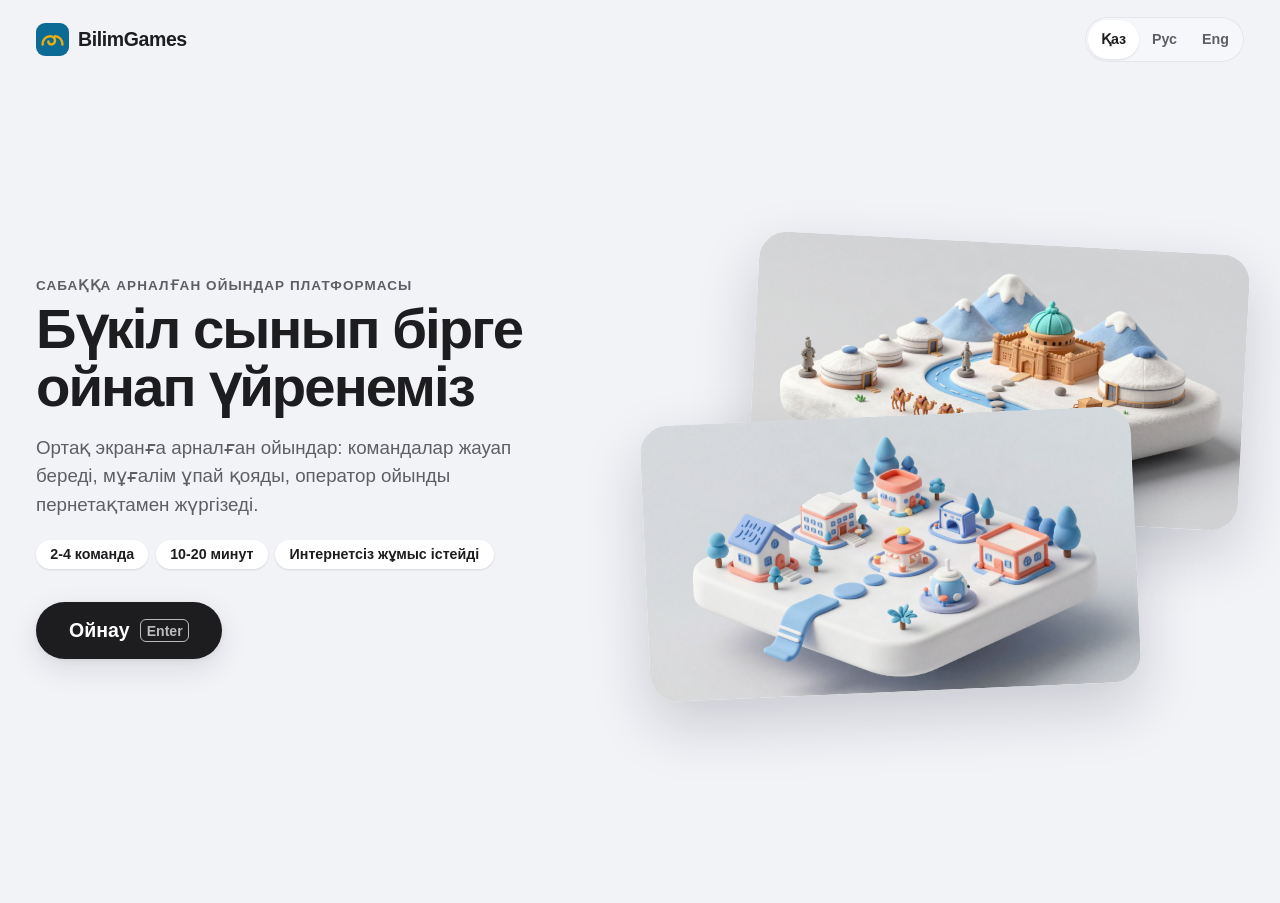
<file: index.html>
<!DOCTYPE html>
<html lang="kk">
<head>
  <meta charset="UTF-8">
  <meta name="viewport" content="width=device-width, initial-scale=1">
  <title>BilimGames</title>
  <link rel="stylesheet" href="hub/hub.css">
</head>
<body>
  <header class="bar">
    <a class="brand" href="#" data-go="home" aria-label="BilimGames">
      <svg class="brand__mark" viewBox="0 0 40 40" aria-hidden="true">
        <rect width="40" height="40" rx="11"/>
        <path d="M8 26c0-6 4-10 9-10 4 0 6 3 6 5.5S21 26 18.5 26 15 24.5 15 22.5M32 26c0-6-4-10-9-10"/>
      </svg>
      <span>Bilim<b>Games</b></span>
    </a>
    <div class="lang" role="radiogroup" aria-label="Тіл / Язык / Language">
      <button type="button" role="radio" data-lang="kz">Қаз</button>
      <button type="button" role="radio" data-lang="ru">Рус</button>
      <button type="button" role="radio" data-lang="en">Eng</button>
    </div>
  </header>

  <main>
    <!-- Шаг 1: приветствие -->
    <section class="view is-active" id="view-home" aria-labelledby="home-title">
      <div class="home">
        <div class="home__text">
          <p class="eyebrow" data-t="eyebrow"></p>
          <h1 id="home-title" data-t="title"></h1>
          <p class="lead" data-t="lead"></p>
          <ul class="facts" id="facts"></ul>
          <button class="btn btn--play" data-go="subjects"><span data-t="play"></span> <kbd>Enter</kbd></button>
        </div>
        <div class="home__art" aria-hidden="true">
          <img src="games/history-kz/great-steppe/assets/cover.png" alt="" class="art art--back">
          <img src="games/english/tech-trail/assets/cover.png" alt="" class="art art--front">
        </div>
      </div>
    </section>

    <!-- Шаг 2: предмет -->
    <section class="view" id="view-subjects" aria-labelledby="subjects-title">
      <div class="step">
        <button class="back" data-back><svg viewBox="0 0 24 24" aria-hidden="true"><path d="m15 18-6-6 6-6"/></svg><span data-t="back"></span></button>
        <p class="eyebrow"><span data-t="step"></span> 1 / 2</p>
        <h2 id="subjects-title" data-t="chooseSubject"></h2>
        <div class="tiles tiles--2" id="subjects"></div>
      </div>
    </section>

    <!-- Шаг 3: тема -->
    <section class="view" id="view-topics" aria-labelledby="topics-title">
      <div class="step">
        <button class="back" data-back><svg viewBox="0 0 24 24" aria-hidden="true"><path d="m15 18-6-6 6-6"/></svg><span data-t="back"></span></button>
        <p class="eyebrow"><span data-t="step"></span> 2 / 2 · <span id="topics-subject"></span></p>
        <h2 id="topics-title" data-t="chooseTopic"></h2>
        <div class="tiles" id="topics"></div>
      </div>
    </section>
  </main>

  <script src="hub/hub.js"></script>
</body>
</html>
</file>
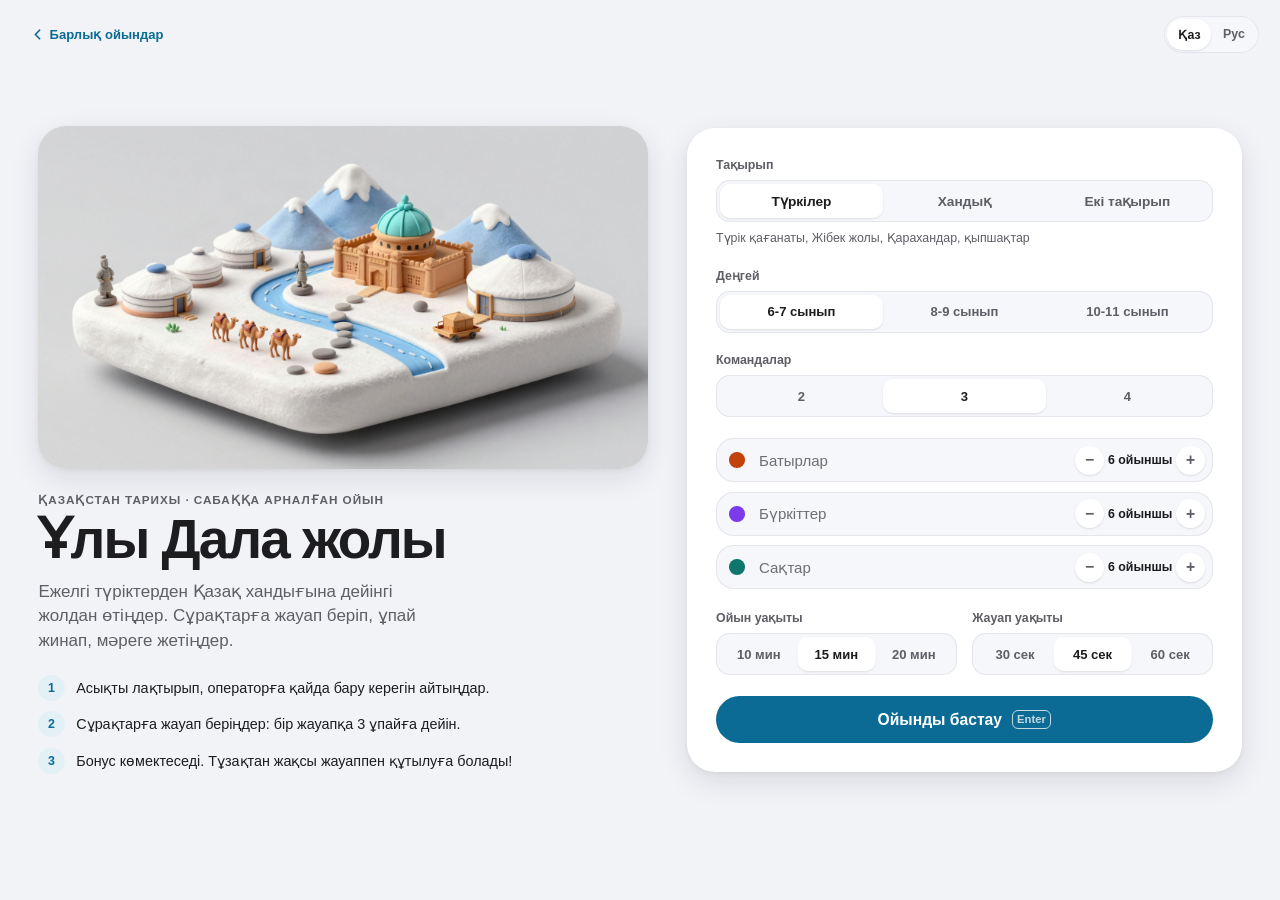
<file: history-kz/index.html>
<!DOCTYPE html>
<html lang="ru">
<head>
  <meta charset="UTF-8">
  <meta name="viewport" content="width=device-width, initial-scale=1">
  <title>Путь Великой степи</title>
  <link rel="stylesheet" href="css/style.css">
</head>
<body>

  <!-- ============ SETUP ============ -->
  <section id="screen-setup" class="screen is-active" aria-labelledby="setup-title">
    <div class="setup-top">
      <a class="back-link" href="../index.html" data-t="allGames">
        <svg viewBox="0 0 24 24" aria-hidden="true"><path d="m15 18-6-6 6-6"/></svg><span></span>
      </a>
      <div class="lang" role="radiogroup" aria-label="Тіл / Язык">
        <button type="button" role="radio" data-lang="kz">Қаз</button>
        <button type="button" role="radio" data-lang="ru">Рус</button>
      </div>
    </div>

    <div class="setup">
      <div class="setup__hero">
        <img src="assets/cover.png" alt="" class="setup__cover">
        <div class="setup__intro">
          <p class="eyebrow" data-t="eyebrow"></p>
          <h1 id="setup-title" class="wordmark" data-t="wordmark"></h1>
          <p class="lead" data-t="lead"></p>
          <ol class="rules" id="rules"></ol>
        </div>
      </div>

      <form class="setup__panel" id="setup-form" autocomplete="off">
        <div class="field">
          <span class="field__label" data-t="topic"></span>
          <div class="segmented segmented--topic" id="seg-topic" role="radiogroup">
            <button type="button" role="radio" data-v="turks"></button>
            <button type="button" role="radio" data-v="khanate"></button>
            <button type="button" role="radio" data-v="both"></button>
          </div>
          <p class="field__note" id="topic-about"></p>
        </div>

        <div class="field">
          <span class="field__label" data-t="level"></span>
          <div class="segmented" id="seg-level" role="radiogroup">
            <button type="button" role="radio" data-v="1"></button>
            <button type="button" role="radio" data-v="2"></button>
            <button type="button" role="radio" data-v="3"></button>
          </div>
        </div>

        <div class="field">
          <span class="field__label" data-t="teams"></span>
          <div class="segmented" id="seg-teams" role="radiogroup">
            <button type="button" role="radio" data-v="2">2</button>
            <button type="button" role="radio" data-v="3">3</button>
            <button type="button" role="radio" data-v="4">4</button>
          </div>
        </div>

        <div id="team-rows" class="team-rows"></div>

        <div class="field-row">
          <div class="field">
            <span class="field__label" data-t="gameTime"></span>
            <div class="segmented" id="seg-time" role="radiogroup">
              <button type="button" role="radio" data-v="10"></button>
              <button type="button" role="radio" data-v="15"></button>
              <button type="button" role="radio" data-v="20"></button>
            </div>
          </div>
          <div class="field">
            <span class="field__label" data-t="answerTime"></span>
            <div class="segmented" id="seg-answer" role="radiogroup">
              <button type="button" role="radio" data-v="30"></button>
              <button type="button" role="radio" data-v="45"></button>
              <button type="button" role="radio" data-v="60"></button>
            </div>
          </div>
        </div>

        <button type="submit" class="btn btn--primary btn--large" id="btn-start"><span data-t="start"></span> <kbd>Enter</kbd></button>
      </form>
    </div>
  </section>

  <!-- ============ GAME ============ -->
  <section id="screen-game" class="screen" aria-label="Game">
    <header class="topbar">
      <div class="topbar__brand"><span data-t="wordmark"></span><small id="topbar-topic"></small></div>
      <div class="clock" id="clock">
        <svg viewBox="0 0 24 24" aria-hidden="true"><circle cx="12" cy="13" r="8"/><path d="M12 9v4l2.5 2M9 2h6"/></svg>
        <span id="clock-text">15:00</span>
      </div>
      <div class="topbar__actions">
        <div class="lang lang--small" role="radiogroup" aria-label="Тіл / Язык">
          <button type="button" role="radio" data-lang="kz">Қаз</button>
          <button type="button" role="radio" data-lang="ru">Рус</button>
        </div>
        <button class="icon-btn" id="btn-undo">
          <svg viewBox="0 0 24 24"><path d="M9 14 4 9l5-5"/><path d="M4 9h10.5a5.5 5.5 0 0 1 0 11H11"/></svg>
        </button>
        <button class="icon-btn" id="btn-sound">
          <svg viewBox="0 0 24 24" class="ic-on"><path d="M11 5 6 9H2v6h4l5 4z"/><path d="M15.5 8.5a5 5 0 0 1 0 7M19 5a10 10 0 0 1 0 14"/></svg>
          <svg viewBox="0 0 24 24" class="ic-off"><path d="M11 5 6 9H2v6h4l5 4z"/><path d="m22 9-6 6M16 9l6 6"/></svg>
        </button>
        <button class="icon-btn" id="btn-full">
          <svg viewBox="0 0 24 24"><path d="M8 3H5a2 2 0 0 0-2 2v3M21 8V5a2 2 0 0 0-2-2h-3M3 16v3a2 2 0 0 0 2 2h3M16 21h3a2 2 0 0 0 2-2v-3"/></svg>
        </button>
        <button class="icon-btn" id="btn-help">
          <svg viewBox="0 0 24 24"><circle cx="12" cy="12" r="10"/><path d="M9.1 9a3 3 0 0 1 5.8 1c0 2-3 3-3 3M12 17h.01"/></svg>
        </button>
        <button class="icon-btn" id="btn-exit">
          <svg viewBox="0 0 24 24"><path d="M18 6 6 18M6 6l12 12"/></svg>
        </button>
      </div>
    </header>

    <div class="stage">
      <div class="board-wrap">
        <svg id="board" viewBox="0 0 1600 1100" preserveAspectRatio="xMidYMid meet" aria-label="Board"></svg>
        <div class="legend" id="legend" aria-hidden="true"></div>
        <div class="banner" id="banner" hidden></div>
      </div>

      <aside class="side">
        <div class="turn" id="turn"></div>
        <div class="scores" id="scores"></div>
        <div class="keys" id="keys"></div>
      </aside>
    </div>

    <div class="overlay" id="overlay" hidden>
      <div class="card" id="card" role="dialog" aria-modal="true"></div>
    </div>

    <div class="overlay" id="help" hidden>
      <div class="card card--help" role="dialog" aria-modal="true" aria-labelledby="help-title">
        <h2 id="help-title" data-t="helpTitle"></h2>
        <div class="help-grid" id="help-grid"></div>
        <button class="btn btn--primary" data-close-help><span data-t="gotIt"></span> <kbd>Esc</kbd></button>
      </div>
    </div>
  </section>

  <!-- ============ RESULTS ============ -->
  <section id="screen-results" class="screen" aria-labelledby="results-title">
    <div class="results">
      <img src="assets/finish.png" alt="" class="results__img">
      <p class="eyebrow" id="results-eyebrow"></p>
      <h1 id="results-title" class="results__title"></h1>
      <ol class="podium" id="podium"></ol>
      <p class="results__q" id="results-q"></p>
      <div class="results__actions">
        <button class="btn btn--primary btn--large" id="btn-again" data-t="again"></button>
        <button class="btn btn--large" id="btn-newteams" data-t="newTeams"></button>
        <a class="btn btn--large" href="../index.html" data-t="allGames"></a>
      </div>
    </div>
  </section>

  <script src="js/i18n.js"></script>
  <script src="js/data-turks.js"></script>
  <script src="js/data-khanate.js"></script>
  <script src="js/sound.js"></script>
  <script src="js/game.js"></script>
</body>
</html>
</file>
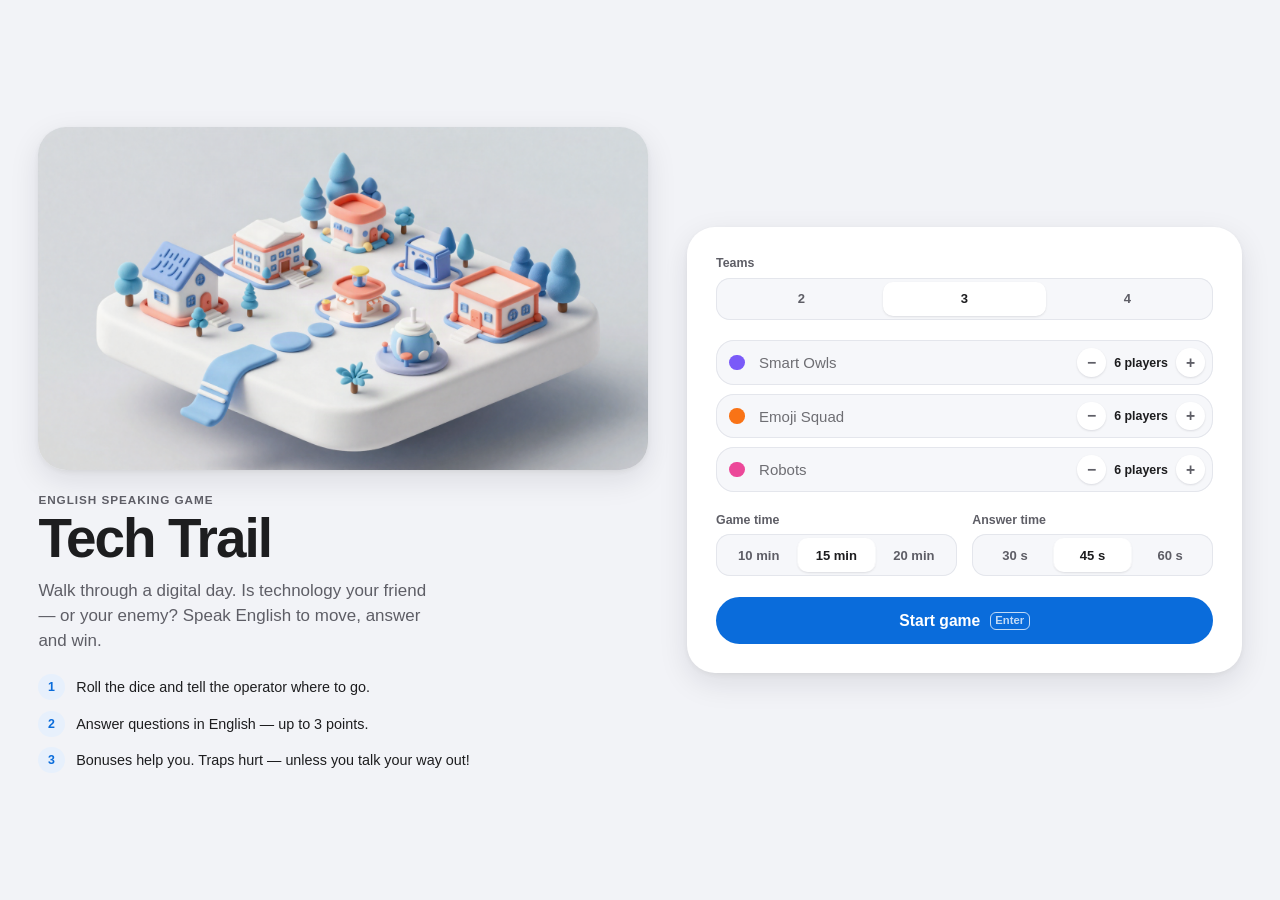
<file: english/tech-trail/index.html>
<!DOCTYPE html>
<html lang="en">
<head>
  <meta charset="UTF-8">
  <meta name="viewport" content="width=device-width, initial-scale=1">
  <title>Tech Trail</title>
  <link rel="stylesheet" href="css/style.css">
</head>
<body>

  <!-- ============ SETUP ============ -->
  <section id="screen-setup" class="screen is-active" aria-labelledby="setup-title">
    <div class="setup">
      <div class="setup__hero">
        <img src="assets/cover.png" alt="" class="setup__cover">
        <div class="setup__intro">
          <p class="eyebrow">English speaking game</p>
          <h1 id="setup-title" class="wordmark">Tech Trail</h1>
          <p class="lead">Walk through a digital day. Is technology your friend — or your enemy? Speak English to move, answer and win.</p>
          <ol class="rules">
            <li><span class="rules__n">1</span>Roll the dice and tell the operator where to go.</li>
            <li><span class="rules__n">2</span>Answer questions in English — up to 3 points.</li>
            <li><span class="rules__n">3</span>Bonuses help you. Traps hurt — unless you talk your way out!</li>
          </ol>
        </div>
      </div>

      <form class="setup__panel" id="setup-form" autocomplete="off">
        <div class="field">
          <span class="field__label">Teams</span>
          <div class="segmented" id="seg-teams" role="radiogroup" aria-label="Number of teams">
            <button type="button" role="radio" data-v="2">2</button>
            <button type="button" role="radio" data-v="3">3</button>
            <button type="button" role="radio" data-v="4">4</button>
          </div>
        </div>

        <div id="team-rows" class="team-rows"></div>

        <div class="field-row">
          <div class="field">
            <span class="field__label">Game time</span>
            <div class="segmented" id="seg-time" role="radiogroup" aria-label="Game time">
              <button type="button" role="radio" data-v="10">10 min</button>
              <button type="button" role="radio" data-v="15">15 min</button>
              <button type="button" role="radio" data-v="20">20 min</button>
            </div>
          </div>
          <div class="field">
            <span class="field__label">Answer time</span>
            <div class="segmented" id="seg-answer" role="radiogroup" aria-label="Answer time">
              <button type="button" role="radio" data-v="30">30 s</button>
              <button type="button" role="radio" data-v="45">45 s</button>
              <button type="button" role="radio" data-v="60">60 s</button>
            </div>
          </div>
        </div>

        <button type="submit" class="btn btn--primary btn--large" id="btn-start">Start game <kbd>Enter</kbd></button>
      </form>
    </div>
  </section>

  <!-- ============ GAME ============ -->
  <section id="screen-game" class="screen" aria-label="Game">
    <header class="topbar">
      <div class="topbar__brand">Tech Trail</div>
      <div class="clock" id="clock" title="Game time (P to pause)">
        <svg viewBox="0 0 24 24" aria-hidden="true"><circle cx="12" cy="13" r="8"/><path d="M12 9v4l2.5 2M9 2h6"/></svg>
        <span id="clock-text">15:00</span>
      </div>
      <div class="topbar__actions">
        <button class="icon-btn" id="btn-undo" aria-label="Undo (Backspace)" title="Undo — Backspace">
          <svg viewBox="0 0 24 24"><path d="M9 14 4 9l5-5"/><path d="M4 9h10.5a5.5 5.5 0 0 1 0 11H11"/></svg>
        </button>
        <button class="icon-btn" id="btn-sound" aria-label="Sound on/off (M)" title="Sound — M">
          <svg viewBox="0 0 24 24" class="ic-on"><path d="M11 5 6 9H2v6h4l5 4z"/><path d="M15.5 8.5a5 5 0 0 1 0 7M19 5a10 10 0 0 1 0 14"/></svg>
          <svg viewBox="0 0 24 24" class="ic-off"><path d="M11 5 6 9H2v6h4l5 4z"/><path d="m22 9-6 6M16 9l6 6"/></svg>
        </button>
        <button class="icon-btn" id="btn-full" aria-label="Full screen (F)" title="Full screen — F">
          <svg viewBox="0 0 24 24"><path d="M8 3H5a2 2 0 0 0-2 2v3M21 8V5a2 2 0 0 0-2-2h-3M3 16v3a2 2 0 0 0 2 2h3M16 21h3a2 2 0 0 0 2-2v-3"/></svg>
        </button>
        <button class="icon-btn" id="btn-help" aria-label="Keyboard shortcuts (?)" title="Shortcuts — ?">
          <svg viewBox="0 0 24 24"><circle cx="12" cy="12" r="10"/><path d="M9.1 9a3 3 0 0 1 5.8 1c0 2-3 3-3 3M12 17h.01"/></svg>
        </button>
        <button class="icon-btn" id="btn-exit" aria-label="End game" title="End game">
          <svg viewBox="0 0 24 24"><path d="M18 6 6 18M6 6l12 12"/></svg>
        </button>
      </div>
    </header>

    <div class="stage">
      <div class="board-wrap">
        <svg id="board" viewBox="0 0 1600 1100" preserveAspectRatio="xMidYMid meet" aria-label="Game board"></svg>
        <div class="legend" aria-hidden="true">
          <span><i class="dot dot--q"></i>Question</span>
          <span><i class="dot dot--b"></i>Bonus</span>
          <span><i class="dot dot--t"></i>Trap</span>
          <span><i class="dot dot--p"></i>Place challenge</span>
        </div>
        <div class="banner" id="banner" hidden></div>
      </div>

      <aside class="side">
        <div class="turn" id="turn"></div>
        <div class="scores" id="scores"></div>
        <div class="keys" id="keys"></div>
      </aside>
    </div>

    <!-- Card overlay -->
    <div class="overlay" id="overlay" hidden>
      <div class="card" id="card" role="dialog" aria-modal="true"></div>
    </div>

    <!-- Help overlay -->
    <div class="overlay" id="help" hidden>
      <div class="card card--help" role="dialog" aria-modal="true" aria-labelledby="help-title">
        <h2 id="help-title">Operator shortcuts</h2>
        <div class="help-grid">
          <div><kbd>Space</kbd> Roll dice · Go · Continue</div>
          <div><kbd>↑</kbd> / <kbd>↓</kbd> Choose road at a fork</div>
          <div><kbd>0</kbd>–<kbd>3</kbd> Give points for an answer</div>
          <div><kbd>H</kbd> (hold) Teacher hint</div>
          <div><kbd>R</kbd> Another question</div>
          <div><kbd>T</kbd> Pause answer timer</div>
          <div><kbd>S</kbd> Trap: team saved itself</div>
          <div><kbd>⌫</kbd> Undo last action</div>
          <div><kbd>P</kbd> Pause game clock</div>
          <div><kbd>M</kbd> Sound on/off</div>
          <div><kbd>F</kbd> Full screen</div>
          <div><kbd>?</kbd> This help</div>
        </div>
        <button class="btn btn--primary" data-close-help>Got it <kbd>Esc</kbd></button>
      </div>
    </div>
  </section>

  <!-- ============ RESULTS ============ -->
  <section id="screen-results" class="screen" aria-labelledby="results-title">
    <div class="results">
      <img src="assets/finish.png" alt="" class="results__img">
      <p class="eyebrow" id="results-eyebrow">Game over</p>
      <h1 id="results-title" class="results__title">…</h1>
      <ol class="podium" id="podium"></ol>
      <p class="results__q" id="results-q"></p>
      <div class="results__actions">
        <button class="btn btn--primary btn--large" id="btn-again">Play again</button>
        <button class="btn btn--large" id="btn-newteams">New teams</button>
      </div>
    </div>
  </section>

  <script src="js/data.js"></script>
  <script src="js/sound.js"></script>
  <script src="js/game.js"></script>
</body>
</html>
</file>
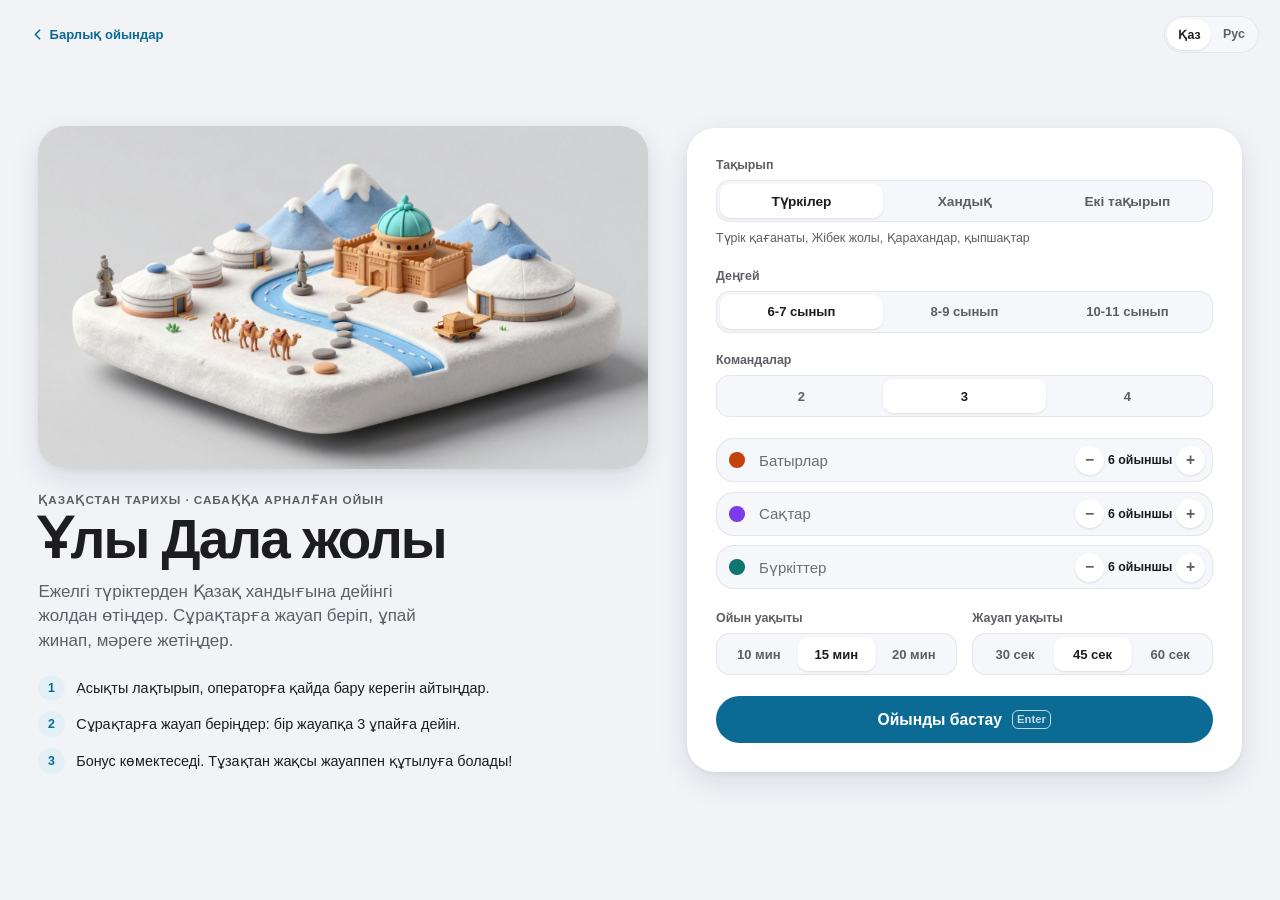
<file: games/history-kz/great-steppe/index.html>
<!DOCTYPE html>
<html lang="ru">
<head>
  <meta charset="UTF-8">
  <meta name="viewport" content="width=device-width, initial-scale=1">
  <title>Путь Великой степи</title>
  <link rel="stylesheet" href="css/style.css">
</head>
<body>

  <!-- ============ SETUP ============ -->
  <section id="screen-setup" class="screen is-active" aria-labelledby="setup-title">
    <div class="setup-top">
      <a class="back-link" href="../../../index.html" data-t="allGames">
        <svg viewBox="0 0 24 24" aria-hidden="true"><path d="m15 18-6-6 6-6"/></svg><span></span>
      </a>
      <div class="lang" role="radiogroup" aria-label="Тіл / Язык">
        <button type="button" role="radio" data-lang="kz">Қаз</button>
        <button type="button" role="radio" data-lang="ru">Рус</button>
      </div>
    </div>

    <div class="setup">
      <div class="setup__hero">
        <img src="assets/cover.png" alt="" class="setup__cover">
        <div class="setup__intro">
          <p class="eyebrow" data-t="eyebrow"></p>
          <h1 id="setup-title" class="wordmark" data-t="wordmark"></h1>
          <p class="lead" data-t="lead"></p>
          <ol class="rules" id="rules"></ol>
        </div>
      </div>

      <form class="setup__panel" id="setup-form" autocomplete="off">
        <div class="field">
          <span class="field__label" data-t="topic"></span>
          <div class="segmented segmented--topic" id="seg-topic" role="radiogroup">
            <button type="button" role="radio" data-v="turks"></button>
            <button type="button" role="radio" data-v="khanate"></button>
            <button type="button" role="radio" data-v="both"></button>
          </div>
          <p class="field__note" id="topic-about"></p>
        </div>

        <div class="field">
          <span class="field__label" data-t="level"></span>
          <div class="segmented" id="seg-level" role="radiogroup">
            <button type="button" role="radio" data-v="1"></button>
            <button type="button" role="radio" data-v="2"></button>
            <button type="button" role="radio" data-v="3"></button>
          </div>
        </div>

        <div class="field">
          <span class="field__label" data-t="teams"></span>
          <div class="segmented" id="seg-teams" role="radiogroup">
            <button type="button" role="radio" data-v="2">2</button>
            <button type="button" role="radio" data-v="3">3</button>
            <button type="button" role="radio" data-v="4">4</button>
          </div>
        </div>

        <div id="team-rows" class="team-rows"></div>

        <div class="field-row">
          <div class="field">
            <span class="field__label" data-t="gameTime"></span>
            <div class="segmented" id="seg-time" role="radiogroup">
              <button type="button" role="radio" data-v="10"></button>
              <button type="button" role="radio" data-v="15"></button>
              <button type="button" role="radio" data-v="20"></button>
            </div>
          </div>
          <div class="field">
            <span class="field__label" data-t="answerTime"></span>
            <div class="segmented" id="seg-answer" role="radiogroup">
              <button type="button" role="radio" data-v="30"></button>
              <button type="button" role="radio" data-v="45"></button>
              <button type="button" role="radio" data-v="60"></button>
            </div>
          </div>
        </div>

        <button type="submit" class="btn btn--primary btn--large" id="btn-start"><span data-t="start"></span> <kbd>Enter</kbd></button>
      </form>
    </div>
  </section>

  <!-- ============ GAME ============ -->
  <section id="screen-game" class="screen" aria-label="Game">
    <header class="topbar">
      <div class="topbar__brand"><span data-t="wordmark"></span><small id="topbar-topic"></small></div>
      <div class="clock" id="clock">
        <svg viewBox="0 0 24 24" aria-hidden="true"><circle cx="12" cy="13" r="8"/><path d="M12 9v4l2.5 2M9 2h6"/></svg>
        <span id="clock-text">15:00</span>
      </div>
      <div class="topbar__actions">
        <div class="lang lang--small" role="radiogroup" aria-label="Тіл / Язык">
          <button type="button" role="radio" data-lang="kz">Қаз</button>
          <button type="button" role="radio" data-lang="ru">Рус</button>
        </div>
        <button class="icon-btn" id="btn-undo">
          <svg viewBox="0 0 24 24"><path d="M9 14 4 9l5-5"/><path d="M4 9h10.5a5.5 5.5 0 0 1 0 11H11"/></svg>
        </button>
        <button class="icon-btn" id="btn-sound">
          <svg viewBox="0 0 24 24" class="ic-on"><path d="M11 5 6 9H2v6h4l5 4z"/><path d="M15.5 8.5a5 5 0 0 1 0 7M19 5a10 10 0 0 1 0 14"/></svg>
          <svg viewBox="0 0 24 24" class="ic-off"><path d="M11 5 6 9H2v6h4l5 4z"/><path d="m22 9-6 6M16 9l6 6"/></svg>
        </button>
        <button class="icon-btn" id="btn-full">
          <svg viewBox="0 0 24 24"><path d="M8 3H5a2 2 0 0 0-2 2v3M21 8V5a2 2 0 0 0-2-2h-3M3 16v3a2 2 0 0 0 2 2h3M16 21h3a2 2 0 0 0 2-2v-3"/></svg>
        </button>
        <button class="icon-btn" id="btn-help">
          <svg viewBox="0 0 24 24"><circle cx="12" cy="12" r="10"/><path d="M9.1 9a3 3 0 0 1 5.8 1c0 2-3 3-3 3M12 17h.01"/></svg>
        </button>
        <button class="icon-btn" id="btn-exit">
          <svg viewBox="0 0 24 24"><path d="M18 6 6 18M6 6l12 12"/></svg>
        </button>
      </div>
    </header>

    <div class="stage">
      <div class="board-wrap">
        <svg id="board" viewBox="0 0 1600 1100" preserveAspectRatio="xMidYMid meet" aria-label="Board"></svg>
        <div class="legend" id="legend" aria-hidden="true"></div>
        <div class="banner" id="banner" hidden></div>
      </div>

      <aside class="side">
        <div class="turn" id="turn"></div>
        <div class="scores" id="scores"></div>
        <div class="keys" id="keys"></div>
      </aside>
    </div>

    <div class="overlay" id="overlay" hidden>
      <div class="card" id="card" role="dialog" aria-modal="true"></div>
    </div>

    <div class="overlay" id="help" hidden>
      <div class="card card--help" role="dialog" aria-modal="true" aria-labelledby="help-title">
        <h2 id="help-title" data-t="helpTitle"></h2>
        <div class="help-grid" id="help-grid"></div>
        <button class="btn btn--primary" data-close-help><span data-t="gotIt"></span> <kbd>Esc</kbd></button>
      </div>
    </div>
  </section>

  <!-- ============ RESULTS ============ -->
  <section id="screen-results" class="screen" aria-labelledby="results-title">
    <div class="results">
      <img src="assets/finish.png" alt="" class="results__img">
      <p class="eyebrow" id="results-eyebrow"></p>
      <h1 id="results-title" class="results__title"></h1>
      <ol class="podium" id="podium"></ol>
      <p class="results__q" id="results-q"></p>
      <div class="results__actions">
        <button class="btn btn--primary btn--large" id="btn-again" data-t="again"></button>
        <button class="btn btn--large" id="btn-newteams" data-t="newTeams"></button>
        <a class="btn btn--large" href="../../../index.html" data-t="allGames"></a>
      </div>
    </div>
  </section>

  <script src="js/i18n.js"></script>
  <script src="js/data-turks.js"></script>
  <script src="js/data-khanate.js"></script>
  <script src="js/sound.js"></script>
  <script src="js/game.js"></script>
</body>
</html>
</file>
<file: hub/hub.css>
/* BilimGames hub. Та же основа, что у игр: светлый фон, белые карточки, системный шрифт. */
:root {
  --bg: #F2F3F7;
  --surface: #FFFFFF;
  --surface-2: #F6F7FA;
  --line: #E4E6EC;
  --text: #1D1D1F;
  --text-2: #5E5E66;      /* 6.1:1 на белом */
  --ink: #1D1D1F;         /* кнопка «Играть», 16:1 с белым текстом */
  --steppe: #0B6B95;      /* знак платформы */
  --gold: #E9AE10;
  --radius-l: 28px;
  --radius-m: 18px;
  --shadow-1: 0 1px 2px rgba(16, 24, 40, .06), 0 1px 3px rgba(16, 24, 40, .06);
  --shadow-2: 0 10px 30px rgba(16, 24, 40, .10), 0 2px 6px rgba(16, 24, 40, .06);
  --shadow-3: 0 24px 60px rgba(16, 24, 40, .18);
  --font: -apple-system, BlinkMacSystemFont, "SF Pro Display", "SF Pro Text", "Segoe UI", Roboto, "Helvetica Neue", Arial, sans-serif;
  --ease: cubic-bezier(.2, .8, .2, 1);
  --spring: cubic-bezier(.32, .72, 0, 1);   /* мягкое замедление, как в iOS */
}

* { box-sizing: border-box; }
html { font-size: clamp(15px, 1.05vw, 20px); }
body {
  margin: 0; min-height: 100vh;
  font-family: var(--font); background: var(--bg); color: var(--text);
  -webkit-font-smoothing: antialiased;
}
a { color: inherit; text-decoration: none; }
button { font: inherit; color: inherit; cursor: pointer; }
img { display: block; max-width: 100%; }
:focus-visible { outline: 3px solid var(--steppe); outline-offset: 3px; }

kbd {
  display: inline-flex; align-items: center; justify-content: center;
  min-width: 1.6em; height: 1.6em; padding: 0 .4em;
  font: 600 .72em/1 var(--font); color: inherit; opacity: .7;
  border: 1.5px solid currentColor; border-radius: 6px;
}

/* ---- Верхняя строка ---- */
.bar {
  display: flex; align-items: center; justify-content: space-between;
  padding: 1.1rem clamp(16px, 3vw, 2.4rem);
}
.brand { display: inline-flex; align-items: center; gap: .6rem; font-size: 1.3rem; font-weight: 600; letter-spacing: -.02em; }
.brand b { font-weight: 800; }
.brand__mark { width: 2.2rem; height: 2.2rem; }
.brand__mark rect { fill: var(--steppe); }
.brand__mark path { fill: none; stroke: var(--gold); stroke-width: 3; stroke-linecap: round; }

.lang {
  position: relative; isolation: isolate;
  display: inline-grid; grid-auto-flow: column; grid-auto-columns: 1fr; gap: 0;
  background: var(--surface-2); border-radius: 999px; padding: 3px;
  box-shadow: inset 0 0 0 1px var(--line);
}
.lang button {
  border: 0; background: transparent; border-radius: 999px;
  min-width: 3.4rem; min-height: 2.6rem; padding: 0 .8rem;
  font-weight: 700; font-size: .95rem; color: var(--text-2);
  transition: color .2s var(--spring), transform .2s var(--spring);
}
.lang button:active { transform: scale(.94); }
.lang button[aria-checked="true"] { color: var(--text); }
/* Подложка выбранного языка: переезжает, а не мигает */
.seg-thumb {
  position: absolute; z-index: -1; top: 3px; bottom: 3px; left: 3px;
  width: calc((100% - 6px) / var(--n, 3));
  border-radius: 999px; background: var(--surface); box-shadow: var(--shadow-1);
  transform: translateX(calc(var(--i, 0) * 100%));
  will-change: transform;
}
.is-ready .seg-thumb { transition: transform .34s var(--spring); }

/* ---- Экраны ---- */
main { padding: 0 clamp(16px, 3vw, 2.4rem) 3rem; }
.view { display: none; }
.view.is-active { display: block; animation: rise .38s var(--spring); }
@keyframes rise { from { opacity: 0; transform: translateY(8px); } }

.eyebrow { margin: 0 0 .5rem; font-size: .9rem; font-weight: 700; letter-spacing: .08em; text-transform: uppercase; color: var(--text-2); }

/* ---- Приветствие ---- */
.home {
  max-width: 1400px; margin: 0 auto; min-height: calc(100vh - 8rem);
  display: grid; grid-template-columns: 1fr 1.1fr; gap: clamp(2rem, 5vw, 5rem); align-items: center;
}
.home h1 { margin: 0; font-size: clamp(2.4rem, 4.4vw, 4.4rem); line-height: 1.03; font-weight: 800; letter-spacing: -.035em; text-wrap: balance; }
.lead { font-size: 1.25rem; line-height: 1.5; color: var(--text-2); margin: 1.2rem 0 1.4rem; max-width: 34rem; }
.facts { list-style: none; padding: 0; margin: 0 0 2.2rem; display: flex; flex-wrap: wrap; gap: .5rem; }
.facts li {
  padding: .45rem .95rem; border-radius: 999px; background: var(--surface);
  box-shadow: var(--shadow-1); font-weight: 600; font-size: .95rem;
}
.btn {
  display: inline-flex; align-items: center; gap: .7rem;
  border: 0; border-radius: 999px; font-weight: 700;
  transition: transform .2s var(--spring), background .15s;
}
.btn:active { transform: scale(.96); }
.btn--play { min-height: 3.8rem; padding: 0 2.2rem; font-size: 1.3rem; background: var(--ink); color: #fff; box-shadow: var(--shadow-2); }
.btn--play:hover { background: #000; }

.home__art { position: relative; aspect-ratio: 16 / 12; }
.art { position: absolute; width: 82%; aspect-ratio: 16 / 9; object-fit: cover; border-radius: var(--radius-l); box-shadow: var(--shadow-3); }
.art--back { top: 0; right: 0; transform: rotate(3deg); }
.art--front { bottom: 0; left: 0; transform: rotate(-2.5deg); }

/* ---- Шаги выбора ---- */
.step { max-width: 1400px; margin: 0 auto; }
.step h2 { margin: 0 0 1.8rem; font-size: clamp(2rem, 3.4vw, 3.2rem); font-weight: 800; letter-spacing: -.03em; line-height: 1.05; }
.back {
  display: inline-flex; align-items: center; gap: .2rem; margin: 0 0 1.4rem -.6rem;
  min-height: 2.75rem; padding: 0 1rem 0 .5rem; border: 0; border-radius: 999px; background: transparent;
  font-weight: 600; color: var(--steppe);
}
.back:hover { background: #E3F1F7; }
.back svg { width: 1.3rem; height: 1.3rem; fill: none; stroke: currentColor; stroke-width: 2.4; stroke-linecap: round; stroke-linejoin: round; }

.tiles { display: grid; gap: 1.4rem; grid-template-columns: repeat(3, 1fr); }
.tiles--1 { grid-template-columns: minmax(0, 460px); }
.tiles--2 { grid-template-columns: repeat(2, 1fr); }
.tile {
  position: relative; display: flex; flex-direction: column;
  background: var(--surface); border-radius: var(--radius-l); overflow: hidden;
  box-shadow: var(--shadow-1);
  transition: transform .3s var(--spring), box-shadow .3s var(--spring);
  will-change: transform;
}
.tile:hover { transform: translateY(-4px); box-shadow: var(--shadow-2); }
.tile:active { transform: translateY(-1px) scale(.985); transition-duration: .12s; }
.tile > img { width: 100%; aspect-ratio: 16 / 9; object-fit: cover; }
.tile__img { display: grid; place-items: center; background: #EEEFF3; aspect-ratio: 4 / 3; }
.tile__img img { width: 70%; aspect-ratio: 1; object-fit: cover; border-radius: 50%; }
.tile__body { position: relative; display: grid; gap: .45rem; padding: 1.4rem 1.6rem 1.6rem; }
.tile__body b { font-size: 1.5rem; letter-spacing: -.02em; line-height: 1.15; padding-right: 2.4rem; }
.tile__body span { font-size: 1.02rem; line-height: 1.45; color: var(--text-2); }
.tile__body small { font-size: .9rem; font-weight: 700; color: var(--steppe); }
.tile__body kbd { position: absolute; top: 1.5rem; right: 1.5rem; }

/* ---- Узкие экраны ---- */
@media (max-width: 900px) {
  .home { grid-template-columns: 1fr; min-height: 0; padding-top: 1rem; }
  .home__art { order: -1; max-width: 560px; width: 100%; margin: 0 auto; }
  .tiles, .tiles--2, .tiles--3 { grid-template-columns: 1fr; }
  .tile__body kbd, .btn--play kbd { display: none; }
}
@media (prefers-reduced-motion: reduce) {
  *, *::before, *::after { animation-duration: .01ms !important; transition-duration: .01ms !important; }
}
</file>
<file: history-kz/css/style.css>
/* ============ Tokens ============ */
:root {
  --bg: #F2F3F7;
  --surface: #FFFFFF;
  --surface-2: #F6F7FA;
  --line: #E4E6EC;
  --path: #DDE1E9;
  --text: #1D1D1F;
  --text-2: #5E5E66;      /* 6.1:1 on white */
  --text-3: #6E6E73;      /* 5.0:1 on white */
  --accent: #0B6B95;      /* небо степи, 5.9:1 на белом */
  --accent-hover: #095A7D;
  --accent-soft: #E3F1F7;
  --gold: #E9AE10;        /* золото флага: орнамент, финиш */

  --q: #0B6B95;  --q-soft: #E3F1F7;
  --b: #1E8E4E;  --b-soft: #E3F4EA;
  --t: #D93B3F;  --t-soft: #FCE9E9;
  --p: #D99A00;  --p-soft: #FDF4D9;

  --radius-l: 28px;
  --radius-m: 18px;
  --radius-s: 12px;
  --shadow-1: 0 1px 2px rgba(16, 24, 40, .06), 0 1px 3px rgba(16, 24, 40, .06);
  --shadow-2: 0 10px 30px rgba(16, 24, 40, .10), 0 2px 6px rgba(16, 24, 40, .06);
  --shadow-3: 0 30px 80px rgba(16, 24, 40, .22);

  --font: -apple-system, BlinkMacSystemFont, "SF Pro Display", "SF Pro Text", "Segoe UI", Roboto, "Helvetica Neue", Arial, sans-serif;
  --ease: cubic-bezier(.2, .8, .2, 1);
  --spring: cubic-bezier(.32, .72, 0, 1);   /* мягкое замедление, как в iOS */
}

* { box-sizing: border-box; }
html { font-size: clamp(13px, 1.02vw, 21px); }
html, body { height: 100%; margin: 0; }
body {
  font-family: var(--font);
  background: var(--bg);
  color: var(--text);
  -webkit-font-smoothing: antialiased;
  overflow: hidden;
  user-select: none;
}
button, input { font: inherit; color: inherit; }
a { color: inherit; text-decoration: none; }
button { cursor: pointer; }
[hidden] { display: none !important; }

kbd {
  display: inline-flex; align-items: center; justify-content: center;
  min-width: 1.6em; height: 1.6em; padding: 0 .4em;
  font: 600 .72em/1 var(--font);
  color: inherit; opacity: .75;
  border: 1.5px solid currentColor; border-radius: 6px;
  margin-left: .5em; vertical-align: .08em;
}

:focus-visible { outline: 3px solid var(--accent); outline-offset: 3px; }

/* ============ Screens ============ */
.screen { position: fixed; inset: 0; display: none; }
.screen.is-active { display: flex; animation: fade .4s var(--ease); }
@keyframes fade { from { opacity: 0; } to { opacity: 1; } }

.eyebrow {
  margin: 0 0 .4rem;
  font-size: .9rem; font-weight: 600; letter-spacing: .08em; text-transform: uppercase;
  color: var(--text-2);
}
.wordmark { margin: 0; font-size: 4.2rem; line-height: 1; font-weight: 800; letter-spacing: -.035em; }
.lead { font-size: 1.3rem; line-height: 1.45; color: var(--text-2); margin: 1rem 0 1.6rem; max-width: 30rem; }

/* ============ Buttons ============ */
.btn {
  display: inline-flex; align-items: center; justify-content: center; gap: .3rem;
  min-height: 3rem; padding: 0 1.4rem;
  border: 0; border-radius: 999px;
  background: var(--surface-2); color: var(--text);
  font-size: 1.05rem; font-weight: 600;
  box-shadow: inset 0 0 0 1px var(--line);
  transition: transform .15s var(--ease), background .15s, box-shadow .15s;
}
.btn:hover { background: #ECEEF3; }
.btn:active { transform: scale(.97); }
.btn--primary { background: var(--accent); color: #fff; box-shadow: none; }
.btn--primary:hover { background: var(--accent-hover); }
.btn--large { min-height: 3.6rem; font-size: 1.2rem; padding: 0 2rem; }
.btn--good { background: var(--b); color: #fff; box-shadow: none; }
.btn--good:hover { background: #197A42; }

.icon-btn {
  width: 2.6rem; height: 2.6rem; border-radius: 50%;
  display: grid; place-items: center;
  border: 0; background: transparent; color: var(--text-2);
  transition: background .15s;
}
.icon-btn:hover { background: var(--surface-2); color: var(--text); }
.icon-btn svg { width: 1.3rem; height: 1.3rem; fill: none; stroke: currentColor; stroke-width: 2; stroke-linecap: round; stroke-linejoin: round; }
#btn-sound .ic-off { display: none; }
#btn-sound.is-muted .ic-on { display: none; }
#btn-sound.is-muted .ic-off { display: block; }

/* ============ Setup ============ */
#screen-setup { align-items: center; justify-content: center; overflow: auto; }
.setup {
  display: grid; grid-template-columns: 1.1fr 1fr; gap: 3rem;
  width: min(1500px, 94vw); align-items: center;
}
.setup__hero { position: relative; }
.setup__cover { width: 100%; border-radius: var(--radius-l); display: block; aspect-ratio: 16/9; object-fit: cover; margin-bottom: 1.8rem; box-shadow: var(--shadow-2); }
.rules { list-style: none; padding: 0; margin: 0; display: grid; gap: .8rem; }
.rules li { display: flex; align-items: center; gap: .9rem; font-size: 1.1rem; color: var(--text); }
.rules__n {
  flex: none; width: 2rem; height: 2rem; border-radius: 50%;
  display: grid; place-items: center; font-weight: 700; font-size: .95rem;
  background: var(--accent-soft); color: var(--accent);
}

.setup__panel {
  background: var(--surface); border-radius: var(--radius-l); padding: 2.2rem;
  box-shadow: var(--shadow-2); display: grid; gap: 1.6rem;
}
.field { display: grid; gap: .6rem; }
.field__label { font-size: .95rem; font-weight: 600; color: var(--text-2); }
.field-row { display: grid; grid-template-columns: 1fr 1fr; gap: 1.2rem; }

.segmented {
  position: relative; isolation: isolate;
  display: grid; grid-auto-flow: column; grid-auto-columns: 1fr;
  background: var(--surface-2); border-radius: 14px; padding: 4px;
  box-shadow: inset 0 0 0 1px var(--line);
}
.segmented button {
  border: 0; background: transparent; border-radius: 10px;
  min-height: 2.6rem; font-weight: 600; color: var(--text-2);
  transition: color .2s var(--spring), transform .2s var(--spring);
}
.segmented button:active { transform: scale(.95); }
.segmented button[aria-checked="true"] { color: var(--text); }

.team-rows { display: flex; flex-direction: column; margin-bottom: -.7rem; }
.team-slot { padding-bottom: .7rem; }
.team-slot.is-sliding { overflow: hidden; transition: height .32s var(--spring), opacity .24s ease; }
.team-row {
  display: grid; grid-template-columns: 1.4rem 1fr auto; align-items: center; gap: .9rem;
  padding: .55rem .6rem .55rem 1rem; border-radius: var(--radius-m);
  background: var(--surface-2); box-shadow: inset 0 0 0 1px var(--line);
}
.team-row__dot { width: 1.2rem; height: 1.2rem; border-radius: 50%; }
.team-row input {
  border: 0; background: transparent; font-size: 1.15rem; font-weight: 600;
  padding: .5rem 0; outline: none; min-width: 0; user-select: text;
}
.team-row input::placeholder { color: var(--text-3); font-weight: 500; }
.stepper { display: flex; align-items: center; gap: .3rem; color: var(--text-2); font-size: .95rem; }
.stepper button {
  width: 2.2rem; height: 2.2rem; border-radius: 50%; border: 0;
  background: var(--surface); box-shadow: var(--shadow-1); font-size: 1.2rem; font-weight: 600; line-height: 1;
  transition: transform .18s var(--spring), background .15s;
}
.stepper button:hover { background: var(--accent-soft); }
.stepper button:active { transform: scale(.88); }
.stepper output { display: inline-block; min-width: 4.8rem; text-align: center; font-weight: 600; color: var(--text); font-variant-numeric: tabular-nums; }
.stepper output.bump { animation: bump .26s var(--spring); }
.stepper.nope { animation: nope .3s var(--spring); }
@keyframes bump { 40% { transform: scale(1.1); } }
@keyframes nope { 25% { transform: translateX(-3px); } 75% { transform: translateX(3px); } }

/* ============ Game layout ============ */
#screen-game { flex-direction: column; }
.topbar {
  flex: none; height: 4rem; padding: 0 1.2rem 0 1.6rem;
  display: grid; grid-template-columns: 1fr auto 1fr; align-items: center;
}
.topbar__brand { font-weight: 800; font-size: 1.25rem; letter-spacing: -.02em; }
.topbar__actions { justify-self: end; display: flex; gap: .2rem; }
.clock {
  display: flex; align-items: center; gap: .5rem;
  padding: .45rem 1rem; border-radius: 999px;
  background: var(--surface); box-shadow: var(--shadow-1);
  font-weight: 700; font-size: 1.25rem; font-variant-numeric: tabular-nums;
  cursor: pointer;
}
.clock svg { width: 1.2rem; height: 1.2rem; fill: none; stroke: var(--text-2); stroke-width: 2; stroke-linecap: round; }
.clock.is-paused { color: var(--text-3); }
.clock.is-low { color: var(--t); }
.clock.is-low svg { stroke: var(--t); }

.stage {
  flex: 1; min-height: 0;
  display: grid; grid-template-columns: 1fr 25rem; gap: 1.2rem;
  padding: 0 1.2rem 1.2rem;
}
.board-wrap {
  position: relative; min-height: 0;
  background: var(--surface); border-radius: var(--radius-l); box-shadow: var(--shadow-1);
  overflow: hidden;
}
#board { position: absolute; inset: 0; width: 100%; height: 100%; }
.legend {
  position: absolute; left: 1.4rem; bottom: 1.1rem;
  display: flex; gap: 1.2rem; font-size: .9rem; color: var(--text-2); font-weight: 500;
}
.legend span { display: flex; align-items: center; gap: .45rem; }
.dot { width: .8rem; height: .8rem; border-radius: 50%; display: inline-block; }
.dot--q { background: var(--q); } .dot--b { background: var(--b); } .dot--t { background: var(--t); } .dot--p { background: var(--p); }

.banner {
  position: absolute; top: 1.2rem; left: 50%; transform: translateX(-50%);
  padding: .7rem 1.4rem; border-radius: 999px;
  background: var(--text); color: #fff; font-weight: 700; font-size: 1.1rem;
  box-shadow: var(--shadow-2); animation: drop .5s var(--ease);
}
@keyframes drop { from { opacity: 0; transform: translate(-50%, -12px); } }

/* ---- Board SVG ---- */
.edge { stroke: var(--path); stroke-width: 18; stroke-linecap: round; fill: none; }
.edge.is-option { stroke: #A9D2E3; }
.cell circle.base { fill: #fff; stroke-width: 5; }
.cell--q circle.base { stroke: var(--q); fill: var(--q-soft); }
.cell--b circle.base { stroke: var(--b); fill: var(--b-soft); }
.cell--t circle.base { stroke: var(--t); fill: var(--t-soft); }
.cell--plain circle.base { stroke: var(--line); }
.cell .glyph { fill: none; stroke-width: 3.2; stroke-linecap: round; stroke-linejoin: round; }
.cell--q .glyph { stroke: var(--q); }
.cell--b .glyph { stroke: var(--b); }
.cell--t .glyph { stroke: var(--t); }
.place .ring { fill: #fff; filter: drop-shadow(0 6px 14px rgba(16,24,40,.14)); }
.place .ring-accent { fill: none; stroke: var(--p); stroke-width: 5; }
.place--finish .ring-accent { stroke: var(--gold); }
.place-label { font: 700 31px var(--font); fill: var(--text); text-anchor: middle; }
.place-sub { font: 500 23px var(--font); fill: var(--text-2); text-anchor: middle; }
.start-label { font: 800 21px var(--font); fill: var(--text-2); text-anchor: middle; letter-spacing: .08em; }

.pulse { fill: none; stroke: var(--accent); stroke-width: 4; opacity: 0; }
.is-target .pulse { animation: pulse 1.2s var(--ease) infinite; }
@keyframes pulse { 0% { opacity: .9; transform: scale(1); } 100% { opacity: 0; transform: scale(1.6); } }
.pulse { transform-box: fill-box; transform-origin: center; }

.fork-tag rect { fill: var(--text); }
.fork-tag text { font: 700 21px var(--font); fill: #fff; text-anchor: middle; letter-spacing: .02em; }
.fork-tag .k { font-weight: 800; }

.token { transition: transform .32s var(--ease); }
.token circle.body { stroke: #fff; stroke-width: 5; filter: drop-shadow(0 4px 8px rgba(16,24,40,.25)); }
.token text { font: 800 25px var(--font); fill: #fff; text-anchor: middle; dominant-baseline: central; }
.token.is-current circle.halo { animation: halo 1.4s ease-in-out infinite; }
.token circle.halo { fill: none; stroke-width: 4; opacity: .5; transform-box: fill-box; transform-origin: center; }
@keyframes halo { 0%,100% { transform: scale(1); opacity: .55; } 50% { transform: scale(1.35); opacity: 0; } }

/* ---- Side panel ---- */
.side { display: grid; grid-template-rows: auto 1fr auto; gap: 1.2rem; min-height: 0; }
.turn {
  position: relative; background: var(--surface); border-radius: var(--radius-l);
  padding: 1.5rem 1.6rem 1.6rem; box-shadow: var(--shadow-1); overflow: hidden;
}
.turn::before { content: ""; position: absolute; inset: 0 0 auto 0; height: 6px; background: var(--team, var(--accent)); }
.turn__label { font-size: .85rem; font-weight: 700; letter-spacing: .08em; text-transform: uppercase; color: var(--text-2); }
.turn__team { font-size: 2.1rem; font-weight: 800; letter-spacing: -.02em; margin: .15rem 0 .5rem; line-height: 1.1; color: var(--team); }
.speaker { display: flex; align-items: center; gap: .6rem; font-size: 1.05rem; font-weight: 600; }
.speaker__dots { display: flex; gap: 5px; }
.speaker__dots i { width: 10px; height: 10px; border-radius: 50%; background: var(--line); }
.speaker__dots i.on { background: var(--team); transform: scale(1.3); }
.turn__body { margin-top: 1.3rem; display: grid; gap: 1rem; }
.say {
  background: var(--surface-2); border-radius: var(--radius-m); padding: .9rem 1.1rem;
  font-size: 1.2rem; line-height: 1.35; font-weight: 600;
}
.say small { display: block; font-size: .8rem; letter-spacing: .08em; text-transform: uppercase; color: var(--text-2); margin-bottom: .2rem; font-weight: 700; }
.turn .btn { width: 100%; }
.turn__row { display: flex; align-items: center; gap: 1rem; }
.status { font-size: 1.05rem; color: var(--text-2); line-height: 1.4; }

.steps-left { font-size: 1.05rem; color: var(--text-2); }
.steps-left b { font-size: 2.2rem; color: var(--text); display: block; line-height: 1; }

.forks { display: grid; gap: .6rem; }
.fork-btn {
  display: grid; grid-template-columns: auto 1fr; gap: .1rem .8rem; align-items: center; text-align: left;
  padding: .8rem 1rem; border: 0; border-radius: var(--radius-m);
  background: var(--surface-2); box-shadow: inset 0 0 0 1px var(--line);
  transition: background .15s, transform .15s var(--ease);
}
.fork-btn:hover { background: var(--accent-soft); }
.fork-btn:active { transform: scale(.98); }
.fork-btn kbd { grid-row: span 2; margin: 0; width: 2.2rem; height: 2.2rem; font-size: 1.1rem; opacity: 1; color: var(--accent); }
.fork-btn b { font-size: 1.15rem; }
.fork-btn span { font-size: .9rem; color: var(--text-2); }

.scores {
  background: var(--surface); border-radius: var(--radius-l); box-shadow: var(--shadow-1);
  padding: 1.1rem 1.3rem; overflow: auto; display: flex; flex-direction: column; gap: .3rem;
}
.scores__title { font-size: .85rem; font-weight: 700; letter-spacing: .08em; text-transform: uppercase; color: var(--text-2); margin: .2rem 0 .4rem; }
.score-row {
  display: grid; grid-template-columns: 1.1rem 1fr auto; grid-template-rows: auto auto;
  column-gap: .8rem; row-gap: .35rem; align-items: center;
  padding: .6rem .5rem; border-radius: var(--radius-s);
}
.score-row.is-current { background: var(--surface-2); }
.score-row__dot { width: 1rem; height: 1rem; border-radius: 50%; }
.score-row__name { font-weight: 600; font-size: 1.1rem; white-space: nowrap; overflow: hidden; text-overflow: ellipsis; }
.score-row__name small { font-weight: 500; color: var(--text-2); font-size: .85rem; margin-left: .3rem; }
.score-row__pts { font-weight: 800; font-size: 1.6rem; font-variant-numeric: tabular-nums; position: relative; }
.score-row__bar { grid-column: 2 / 4; height: 5px; border-radius: 3px; background: var(--line); overflow: hidden; }
.score-row__bar i { display: block; height: 100%; border-radius: 3px; transition: width .4s var(--ease); }
.float {
  position: absolute; right: 0; top: -.4rem; font-size: 1.1rem; font-weight: 800; color: var(--b);
  animation: floatUp 1.4s var(--ease) forwards; pointer-events: none;
}
.float.neg { color: var(--t); }
@keyframes floatUp { 0% { opacity: 0; transform: translateY(8px); } 20% { opacity: 1; } 100% { opacity: 0; transform: translateY(-26px); } }

.keys { display: flex; flex-wrap: wrap; gap: .4rem .9rem; font-size: .85rem; color: var(--text-3); padding: 0 .4rem; }
.keys kbd { margin: 0 .3rem 0 0; }

/* ============ Cards (overlay) ============ */
.overlay {
  position: fixed; inset: 0; z-index: 10;
  display: grid; place-items: center; padding: 2rem;
  background: rgba(242, 243, 247, .55);
  -webkit-backdrop-filter: blur(14px) saturate(1.2); backdrop-filter: blur(14px) saturate(1.2);
  animation: fade .25s var(--ease);
}
.card {
  width: min(1120px, 94vw); max-height: 92vh; overflow: auto;
  background: var(--surface); border-radius: 34px; box-shadow: var(--shadow-3);
  padding: 2.4rem 2.8rem 2.4rem;
  animation: pop .38s var(--ease);
}
@keyframes pop { from { opacity: 0; transform: translateY(18px) scale(.97); } }
.card__head { display: flex; align-items: center; gap: .8rem; margin-bottom: 1.6rem; }
.chip {
  display: inline-flex; align-items: center; gap: .5rem;
  padding: .45rem 1rem; border-radius: 999px;
  font-weight: 700; font-size: 1rem;
}
.chip--q { background: var(--q-soft); color: var(--q); }
.chip--b { background: var(--b-soft); color: var(--b); }
.chip--t { background: var(--t-soft); color: var(--t); }
.chip--p { background: var(--p-soft); color: #7A5600; }
.chip--team { background: var(--surface-2); color: var(--text); }
.chip--team i { width: .8rem; height: .8rem; border-radius: 50%; }
.card__place { display: flex; align-items: center; gap: 1.2rem; margin-bottom: 1rem; }
.card__place img { width: 5.5rem; height: 5.5rem; border-radius: 50%; object-fit: cover; box-shadow: var(--shadow-1); }
.card__place b { font-size: 1.5rem; }

.timer { margin-left: auto; position: relative; width: 4.6rem; height: 4.6rem; flex: none; cursor: pointer; border: 0; padding: 0; background: none; }
.timer svg { width: 100%; height: 100%; transform: rotate(-90deg); }
.timer circle { fill: none; stroke-width: 7; }
.timer .track { stroke: var(--line); }
.timer .bar { stroke: var(--accent); stroke-linecap: round; transition: stroke-dashoffset 1s linear, stroke .3s; }
.timer.is-low .bar { stroke: var(--t); }
.timer.is-paused .bar { stroke: var(--text-3); }
.timer span { position: absolute; inset: 0; display: grid; place-items: center; font-weight: 800; font-size: 1.45rem; font-variant-numeric: tabular-nums; }
.timer.is-low span { color: var(--t); }

.card__q { font-size: 3rem; line-height: 1.18; font-weight: 700; letter-spacing: -.02em; margin: 0 0 1.6rem; text-wrap: balance; }
.card__q.is-long { font-size: 2.5rem; }
.card__say { display: inline-flex; gap: .7rem; align-items: baseline; background: var(--surface-2); border-radius: var(--radius-m); padding: .9rem 1.3rem; font-size: 1.35rem; font-weight: 500; margin-bottom: 1.8rem; }
.card__say small { font-size: .8rem; font-weight: 700; letter-spacing: .08em; text-transform: uppercase; color: var(--text-2); }
.card__effect { display: inline-block; font-size: 1.8rem; font-weight: 800; padding: .6rem 1.4rem; border-radius: var(--radius-m); margin-bottom: 1.8rem; }
.card__effect--b { background: var(--b-soft); color: var(--b); }
.card__effect--t { background: var(--t-soft); color: var(--t); }
.save { border-top: 2px dashed var(--line); padding-top: 1.4rem; margin-bottom: 1.6rem; display: flex; gap: 1.2rem; align-items: flex-start; }
.save__txt small { display: block; font-size: .9rem; font-weight: 800; letter-spacing: .08em; text-transform: uppercase; color: var(--b); margin-bottom: .3rem; }
.save__txt p { margin: 0; font-size: 1.9rem; font-weight: 700; line-height: 1.25; letter-spacing: -.01em; }

.hint {
  background: #FFF8E1; border-radius: var(--radius-m); padding: 1rem 1.3rem; margin-bottom: 1.6rem;
  font-size: 1.2rem; line-height: 1.45; color: #5C4600;
}
.hint small { display: block; font-size: .8rem; font-weight: 800; letter-spacing: .08em; text-transform: uppercase; margin-bottom: .2rem; }
.hint-tip { font-size: .95rem; color: var(--text-3); }

.card__foot { display: flex; align-items: center; gap: 1rem; flex-wrap: wrap; }
.card__foot .spacer { flex: 1; }
.points { display: flex; gap: .6rem; }
.pt {
  display: grid; justify-items: center; gap: .1rem;
  width: 6.2rem; padding: .7rem 0 .6rem; border: 0; border-radius: var(--radius-m);
  background: var(--surface-2); box-shadow: inset 0 0 0 1px var(--line);
  transition: transform .15s var(--ease), background .15s;
}
.pt b { font-size: 2rem; line-height: 1; }
.pt span { font-size: .85rem; color: var(--text-2); font-weight: 600; }
.pt:hover { background: var(--accent-soft); }
.pt:active { transform: scale(.96); }
.pt--3 { background: var(--accent); color: #fff; box-shadow: none; }
.pt--3 span { color: rgba(255,255,255,.85); }
.pt--3:hover { background: var(--accent-hover); }
.pts-label { font-size: .9rem; font-weight: 700; color: var(--text-2); letter-spacing: .06em; text-transform: uppercase; }

.card--help { width: min(760px, 94vw); }
.card--help h2 { margin: 0 0 1.4rem; font-size: 1.8rem; }
.help-grid { display: grid; grid-template-columns: 1fr 1fr; gap: .9rem 2rem; margin-bottom: 1.8rem; font-size: 1.05rem; }
.help-grid kbd { margin: 0 .2rem 0 0; }

/* ============ Results ============ */
#screen-results { align-items: center; justify-content: center; overflow: auto; }
.results { text-align: center; width: min(760px, 92vw); display: grid; justify-items: center; }
.results__img { width: 12rem; height: 12rem; border-radius: 50%; object-fit: cover; box-shadow: var(--shadow-2); margin-bottom: 1.4rem; }
.results__title { margin: 0 0 1.8rem; font-size: 3.4rem; font-weight: 800; letter-spacing: -.03em; line-height: 1.05; }
.podium { list-style: none; padding: 0; margin: 0 0 1.6rem; width: 100%; display: grid; gap: .6rem; }
.podium li {
  display: grid; grid-template-columns: 2.4rem 1.1rem 1fr auto; gap: 1rem; align-items: center;
  background: var(--surface); border-radius: var(--radius-m); padding: 1rem 1.4rem; box-shadow: var(--shadow-1);
  font-size: 1.3rem; font-weight: 600; text-align: left;
  animation: pop .5s var(--ease) both;
}
.podium li:nth-child(2) { animation-delay: .08s; } .podium li:nth-child(3) { animation-delay: .16s; } .podium li:nth-child(4) { animation-delay: .24s; }
.podium li.is-win { box-shadow: inset 0 0 0 3px var(--gold), var(--shadow-2); }
.podium .rank { font-weight: 800; color: var(--text-2); }
.podium .dotc { width: 1.1rem; height: 1.1rem; border-radius: 50%; }
.podium .pts { font-weight: 800; font-size: 1.6rem; font-variant-numeric: tabular-nums; }
.results__q { font-size: 1.3rem; color: var(--text-2); margin: 0 0 2rem; line-height: 1.4; max-width: 36rem; }
.results__q b { color: var(--text); }
.results__actions { display: flex; gap: .8rem; }

/* ============ Steppe additions ============ */
/* Язык и ссылка «Все игры» */
#screen-setup { flex-direction: column; }
.setup-top {
  position: absolute; top: 0; left: 0; right: 0;
  display: flex; align-items: center; justify-content: space-between;
  padding: 1.2rem 1.6rem;
}
.back-link {
  display: inline-flex; align-items: center; gap: .3rem;
  min-height: 2.75rem; padding: 0 1rem 0 .6rem; border-radius: 999px;
  font-weight: 600; color: var(--accent);
  transition: background .15s;
}
.back-link:hover { background: var(--accent-soft); }
.back-link svg { width: 1.3rem; height: 1.3rem; fill: none; stroke: currentColor; stroke-width: 2.4; stroke-linecap: round; stroke-linejoin: round; }

.lang {
  position: relative; isolation: isolate;
  display: inline-grid; grid-auto-flow: column; grid-auto-columns: 1fr; gap: 0;
  background: var(--surface-2); border-radius: 999px; padding: 3px;
  box-shadow: inset 0 0 0 1px var(--line);
}
.lang button {
  border: 0; background: transparent; border-radius: 999px;
  min-width: 3.4rem; min-height: 2.4rem; padding: 0 .8rem;
  font-weight: 700; font-size: .95rem; color: var(--text-2);
  transition: color .2s var(--spring), transform .2s var(--spring);
}
.lang button:active { transform: scale(.94); }
.lang button[aria-checked="true"] { color: var(--text); }
.lang--small button { min-width: 2.9rem; min-height: 2.1rem; font-size: .85rem; }
.topbar__actions { align-items: center; }
.topbar__actions .lang { margin-right: .5rem; }

.field__note { margin: 0; font-size: .95rem; color: var(--text-2); line-height: 1.4; }
.field__note.swap { animation: swap .28s var(--spring); }
@keyframes swap { from { opacity: 0; transform: translateY(-4px); } }

/* Подложка выбранной кнопки: переезжает, а не мигает */
.seg-thumb {
  position: absolute; z-index: -1; top: 4px; bottom: 4px; left: 4px;
  width: calc((100% - 8px) / var(--n, 3));
  border-radius: 10px; background: var(--surface); box-shadow: var(--shadow-1);
  transform: translateX(calc(var(--i, 0) * 100%));
  will-change: transform;
}
.lang .seg-thumb { top: 3px; bottom: 3px; left: 3px; width: calc((100% - 6px) / var(--n, 2)); border-radius: 999px; }
.is-ready .seg-thumb { transition: transform .34s var(--spring); }
.segmented--topic button { font-size: 1.05rem; }
.topbar__brand { display: flex; align-items: baseline; gap: .7rem; white-space: nowrap; }
.topbar__brand small { font-size: .95rem; font-weight: 600; color: var(--text-2); letter-spacing: 0; }

/* Орнамент қошқар мүйіз в углах карты */
.deco path { fill: none; stroke: var(--gold); stroke-width: 5; stroke-linecap: round; opacity: .35; }
.place .ring-accent { stroke: var(--gold); }

/* Асық */
.asyk {
  flex: none; position: relative; width: 6.2rem; height: 5rem;
  display: grid; place-items: center;
}
.asyk svg { position: absolute; inset: 0; width: 100%; height: 100%; filter: drop-shadow(0 4px 6px rgba(120, 80, 0, .25)); }
.asyk__body { fill: url(#ag); stroke: #B07A12; stroke-width: 2.5; }
.asyk__dip { fill: rgba(140, 90, 0, .16); }
.asyk b { position: relative; font-size: 2.3rem; font-weight: 800; color: #4A3200; line-height: 1; }
.asyk--empty svg { filter: grayscale(1) opacity(.45); }
.asyk--empty b { color: var(--text-3); }
.asyk.is-rolling svg { animation: tumble .7s var(--ease); }
.asyk.is-rolling b { animation: fade .7s var(--ease); }
@keyframes tumble {
  0% { transform: rotate(0) scale(1); }
  30% { transform: rotate(-200deg) scale(.82); }
  60% { transform: rotate(-330deg) scale(1.08); }
  100% { transform: rotate(-360deg) scale(1); }
}

/* Карточка: место, ответ */
.card__place span { font-size: 1.1rem; color: var(--text-2); font-weight: 600; }
.card__place b + span::before { content: "· "; }
.answer {
  background: var(--b-soft); color: #145C33; border-radius: var(--radius-m);
  padding: 1rem 1.3rem; margin-bottom: 1.6rem;
  font-size: 1.6rem; font-weight: 700; line-height: 1.3;
  animation: pop .3s var(--ease);
}
.answer small { display: block; font-size: .8rem; font-weight: 800; letter-spacing: .08em; text-transform: uppercase; margin-bottom: .2rem; color: var(--b); }
.btn[aria-pressed="true"] { background: var(--b-soft); color: #145C33; box-shadow: inset 0 0 0 1px #BFE3CC; }
.results__actions { flex-wrap: wrap; justify-content: center; }
.card__actions { margin-left: auto; display: flex; align-items: center; gap: .8rem; }

/* ============ Smaller screens ============ */
@media (max-width: 1100px) {
  .setup { grid-template-columns: 1fr; gap: 1.6rem; padding: 2rem 0; }
  .setup__cover { max-height: 30vh; }
  .stage { grid-template-columns: 1fr 22rem; }
}
@media (prefers-reduced-motion: reduce) {
  *, *::before, *::after { animation-duration: .01ms !important; animation-iteration-count: 1 !important; transition-duration: .01ms !important; }
}
</file>
<file: english/tech-trail/css/style.css>
/* ============ Tokens ============ */
:root {
  --bg: #F2F3F7;
  --surface: #FFFFFF;
  --surface-2: #F6F7FA;
  --line: #E4E6EC;
  --path: #DDE1E9;
  --text: #1D1D1F;
  --text-2: #5E5E66;      /* 6.1:1 on white */
  --text-3: #6E6E73;      /* 5.0:1 on white */
  --accent: #0A6CDB;      /* primary action, 4.9:1 on white */
  --accent-soft: #E7F0FC;

  --q: #0A6CDB;  --q-soft: #E7F0FC;
  --b: #1E8E4E;  --b-soft: #E3F4EA;
  --t: #D93B3F;  --t-soft: #FCE9E9;
  --p: #E0A100;  --p-soft: #FDF4D9;

  --radius-l: 28px;
  --radius-m: 18px;
  --radius-s: 12px;
  --shadow-1: 0 1px 2px rgba(16, 24, 40, .06), 0 1px 3px rgba(16, 24, 40, .06);
  --shadow-2: 0 10px 30px rgba(16, 24, 40, .10), 0 2px 6px rgba(16, 24, 40, .06);
  --shadow-3: 0 30px 80px rgba(16, 24, 40, .22);

  --font: -apple-system, BlinkMacSystemFont, "SF Pro Display", "SF Pro Text", "Segoe UI", Roboto, "Helvetica Neue", Arial, sans-serif;
  --ease: cubic-bezier(.2, .8, .2, 1);
  --spring: cubic-bezier(.32, .72, 0, 1);   /* soft iOS-like ease-out */
}

* { box-sizing: border-box; }
html { font-size: clamp(13px, 1.02vw, 21px); }
html, body { height: 100%; margin: 0; }
body {
  font-family: var(--font);
  background: var(--bg);
  color: var(--text);
  -webkit-font-smoothing: antialiased;
  overflow: hidden;
  user-select: none;
}
button, input { font: inherit; color: inherit; }
button { cursor: pointer; }
[hidden] { display: none !important; }

kbd {
  display: inline-flex; align-items: center; justify-content: center;
  min-width: 1.6em; height: 1.6em; padding: 0 .4em;
  font: 600 .72em/1 var(--font);
  color: inherit; opacity: .75;
  border: 1.5px solid currentColor; border-radius: 6px;
  margin-left: .5em; vertical-align: .08em;
}

:focus-visible { outline: 3px solid var(--accent); outline-offset: 3px; }

/* ============ Screens ============ */
.screen { position: fixed; inset: 0; display: none; }
.screen.is-active { display: flex; animation: fade .4s var(--ease); }
@keyframes fade { from { opacity: 0; } to { opacity: 1; } }

.eyebrow {
  margin: 0 0 .4rem;
  font-size: .9rem; font-weight: 600; letter-spacing: .08em; text-transform: uppercase;
  color: var(--text-2);
}
.wordmark { margin: 0; font-size: 4.2rem; line-height: 1; font-weight: 800; letter-spacing: -.035em; }
.lead { font-size: 1.3rem; line-height: 1.45; color: var(--text-2); margin: 1rem 0 1.6rem; max-width: 30rem; }

/* ============ Buttons ============ */
.btn {
  display: inline-flex; align-items: center; justify-content: center; gap: .3rem;
  min-height: 3rem; padding: 0 1.4rem;
  border: 0; border-radius: 999px;
  background: var(--surface-2); color: var(--text);
  font-size: 1.05rem; font-weight: 600;
  box-shadow: inset 0 0 0 1px var(--line);
  transition: transform .15s var(--ease), background .15s, box-shadow .15s;
}
.btn:hover { background: #ECEEF3; }
.btn:active { transform: scale(.97); }
.btn--primary { background: var(--accent); color: #fff; box-shadow: none; }
.btn--primary:hover { background: #0960C4; }
.btn--large { min-height: 3.6rem; font-size: 1.2rem; padding: 0 2rem; }
.btn--good { background: var(--b); color: #fff; box-shadow: none; }
.btn--good:hover { background: #197A42; }

.icon-btn {
  width: 2.6rem; height: 2.6rem; border-radius: 50%;
  display: grid; place-items: center;
  border: 0; background: transparent; color: var(--text-2);
  transition: background .15s;
}
.icon-btn:hover { background: var(--surface-2); color: var(--text); }
.icon-btn svg { width: 1.3rem; height: 1.3rem; fill: none; stroke: currentColor; stroke-width: 2; stroke-linecap: round; stroke-linejoin: round; }
#btn-sound .ic-off { display: none; }
#btn-sound.is-muted .ic-on { display: none; }
#btn-sound.is-muted .ic-off { display: block; }

/* ============ Setup ============ */
#screen-setup { align-items: center; justify-content: center; overflow: auto; }
.setup {
  display: grid; grid-template-columns: 1.1fr 1fr; gap: 3rem;
  width: min(1500px, 94vw); align-items: center;
}
.setup__hero { position: relative; }
.setup__cover { width: 100%; border-radius: var(--radius-l); display: block; aspect-ratio: 16/9; object-fit: cover; margin-bottom: 1.8rem; box-shadow: var(--shadow-2); }
.rules { list-style: none; padding: 0; margin: 0; display: grid; gap: .8rem; }
.rules li { display: flex; align-items: center; gap: .9rem; font-size: 1.1rem; color: var(--text); }
.rules__n {
  flex: none; width: 2rem; height: 2rem; border-radius: 50%;
  display: grid; place-items: center; font-weight: 700; font-size: .95rem;
  background: var(--accent-soft); color: var(--accent);
}

.setup__panel {
  background: var(--surface); border-radius: var(--radius-l); padding: 2.2rem;
  box-shadow: var(--shadow-2); display: grid; gap: 1.6rem;
}
.field { display: grid; gap: .6rem; }
.field__label { font-size: .95rem; font-weight: 600; color: var(--text-2); }
.field-row { display: grid; grid-template-columns: 1fr 1fr; gap: 1.2rem; }

.segmented {
  position: relative; isolation: isolate;
  display: grid; grid-auto-flow: column; grid-auto-columns: 1fr;
  background: var(--surface-2); border-radius: 14px; padding: 4px;
  box-shadow: inset 0 0 0 1px var(--line);
}
.segmented button {
  border: 0; background: transparent; border-radius: 10px;
  min-height: 2.6rem; font-weight: 600; color: var(--text-2);
  transition: color .2s var(--spring), transform .2s var(--spring);
}
.segmented button:active { transform: scale(.95); }
.segmented button[aria-checked="true"] { color: var(--text); }
/* Selected pill slides instead of blinking */
.seg-thumb {
  position: absolute; z-index: -1; top: 4px; bottom: 4px; left: 4px;
  width: calc((100% - 8px) / var(--n, 3));
  border-radius: 10px; background: var(--surface); box-shadow: var(--shadow-1);
  transform: translateX(calc(var(--i, 0) * 100%));
  will-change: transform;
}
.is-ready .seg-thumb { transition: transform .34s var(--spring); }

.team-rows { display: flex; flex-direction: column; margin-bottom: -.7rem; }
.team-slot { padding-bottom: .7rem; }
.team-slot.is-sliding { overflow: hidden; transition: height .32s var(--spring), opacity .24s ease; }
.team-row {
  display: grid; grid-template-columns: 1.4rem 1fr auto; align-items: center; gap: .9rem;
  padding: .55rem .6rem .55rem 1rem; border-radius: var(--radius-m);
  background: var(--surface-2); box-shadow: inset 0 0 0 1px var(--line);
}
.team-row__dot { width: 1.2rem; height: 1.2rem; border-radius: 50%; }
.team-row input {
  border: 0; background: transparent; font-size: 1.15rem; font-weight: 600;
  padding: .5rem 0; outline: none; min-width: 0; user-select: text;
}
.team-row input::placeholder { color: var(--text-3); font-weight: 500; }
.stepper { display: flex; align-items: center; gap: .3rem; color: var(--text-2); font-size: .95rem; }
.stepper button {
  width: 2.2rem; height: 2.2rem; border-radius: 50%; border: 0;
  background: var(--surface); box-shadow: var(--shadow-1); font-size: 1.2rem; font-weight: 600; line-height: 1;
  transition: transform .18s var(--spring), background .15s;
}
.stepper button:hover { background: var(--accent-soft); }
.stepper button:active { transform: scale(.88); }
.stepper output { display: inline-block; min-width: 4.8rem; text-align: center; font-weight: 600; color: var(--text); font-variant-numeric: tabular-nums; }
.stepper output.bump { animation: bump .26s var(--spring); }
.stepper.nope { animation: nope .3s var(--spring); }
@keyframes bump { 40% { transform: scale(1.1); } }
@keyframes nope { 25% { transform: translateX(-3px); } 75% { transform: translateX(3px); } }

/* ============ Game layout ============ */
#screen-game { flex-direction: column; }
.topbar {
  flex: none; height: 4rem; padding: 0 1.2rem 0 1.6rem;
  display: grid; grid-template-columns: 1fr auto 1fr; align-items: center;
}
.topbar__brand { font-weight: 800; font-size: 1.25rem; letter-spacing: -.02em; }
.topbar__actions { justify-self: end; display: flex; gap: .2rem; }
.clock {
  display: flex; align-items: center; gap: .5rem;
  padding: .45rem 1rem; border-radius: 999px;
  background: var(--surface); box-shadow: var(--shadow-1);
  font-weight: 700; font-size: 1.25rem; font-variant-numeric: tabular-nums;
  cursor: pointer;
}
.clock svg { width: 1.2rem; height: 1.2rem; fill: none; stroke: var(--text-2); stroke-width: 2; stroke-linecap: round; }
.clock.is-paused { color: var(--text-3); }
.clock.is-low { color: var(--t); }
.clock.is-low svg { stroke: var(--t); }

.stage {
  flex: 1; min-height: 0;
  display: grid; grid-template-columns: 1fr 25rem; gap: 1.2rem;
  padding: 0 1.2rem 1.2rem;
}
.board-wrap {
  position: relative; min-height: 0;
  background: var(--surface); border-radius: var(--radius-l); box-shadow: var(--shadow-1);
  overflow: hidden;
}
#board { position: absolute; inset: 0; width: 100%; height: 100%; }
.legend {
  position: absolute; left: 1.4rem; bottom: 1.1rem;
  display: flex; gap: 1.2rem; font-size: .9rem; color: var(--text-2); font-weight: 500;
}
.legend span { display: flex; align-items: center; gap: .45rem; }
.dot { width: .8rem; height: .8rem; border-radius: 50%; display: inline-block; }
.dot--q { background: var(--q); } .dot--b { background: var(--b); } .dot--t { background: var(--t); } .dot--p { background: var(--p); }

.banner {
  position: absolute; top: 1.2rem; left: 50%; transform: translateX(-50%);
  padding: .7rem 1.4rem; border-radius: 999px;
  background: var(--text); color: #fff; font-weight: 700; font-size: 1.1rem;
  box-shadow: var(--shadow-2); animation: drop .5s var(--ease);
}
@keyframes drop { from { opacity: 0; transform: translate(-50%, -12px); } }

/* ---- Board SVG ---- */
.edge { stroke: var(--path); stroke-width: 18; stroke-linecap: round; fill: none; }
.edge.is-option { stroke: #B9CFF0; }
.cell circle.base { fill: #fff; stroke-width: 5; }
.cell--q circle.base { stroke: var(--q); fill: var(--q-soft); }
.cell--b circle.base { stroke: var(--b); fill: var(--b-soft); }
.cell--t circle.base { stroke: var(--t); fill: var(--t-soft); }
.cell--plain circle.base { stroke: var(--line); }
.cell .glyph { fill: none; stroke-width: 3.2; stroke-linecap: round; stroke-linejoin: round; }
.cell--q .glyph { stroke: var(--q); }
.cell--b .glyph { stroke: var(--b); }
.cell--t .glyph { stroke: var(--t); }
.place .ring { fill: #fff; filter: drop-shadow(0 6px 14px rgba(16,24,40,.14)); }
.place .ring-accent { fill: none; stroke: var(--p); stroke-width: 5; }
.place--finish .ring-accent { stroke: #E7B416; }
.place-label { font: 700 31px var(--font); fill: var(--text); text-anchor: middle; }
.place-sub { font: 500 23px var(--font); fill: var(--text-2); text-anchor: middle; }
.start-label { font: 800 21px var(--font); fill: var(--text-2); text-anchor: middle; letter-spacing: .08em; }

.pulse { fill: none; stroke: var(--accent); stroke-width: 4; opacity: 0; }
.is-target .pulse { animation: pulse 1.2s var(--ease) infinite; }
@keyframes pulse { 0% { opacity: .9; transform: scale(1); } 100% { opacity: 0; transform: scale(1.6); } }
.pulse { transform-box: fill-box; transform-origin: center; }

.fork-tag rect { fill: var(--text); }
.fork-tag text { font: 700 22px var(--font); fill: #fff; text-anchor: middle; }
.fork-tag .k { font-weight: 800; }

.token { transition: transform .32s var(--ease); }
.token circle.body { stroke: #fff; stroke-width: 5; filter: drop-shadow(0 4px 8px rgba(16,24,40,.25)); }
.token text { font: 800 25px var(--font); fill: #fff; text-anchor: middle; dominant-baseline: central; }
.token.is-current circle.halo { animation: halo 1.4s ease-in-out infinite; }
.token circle.halo { fill: none; stroke-width: 4; opacity: .5; transform-box: fill-box; transform-origin: center; }
@keyframes halo { 0%,100% { transform: scale(1); opacity: .55; } 50% { transform: scale(1.35); opacity: 0; } }

/* ---- Side panel ---- */
.side { display: grid; grid-template-rows: auto 1fr auto; gap: 1.2rem; min-height: 0; }
.turn {
  position: relative; background: var(--surface); border-radius: var(--radius-l);
  padding: 1.5rem 1.6rem 1.6rem; box-shadow: var(--shadow-1); overflow: hidden;
}
.turn::before { content: ""; position: absolute; inset: 0 0 auto 0; height: 6px; background: var(--team, var(--accent)); }
.turn__label { font-size: .85rem; font-weight: 700; letter-spacing: .08em; text-transform: uppercase; color: var(--text-2); }
.turn__team { font-size: 2.1rem; font-weight: 800; letter-spacing: -.02em; margin: .15rem 0 .5rem; line-height: 1.1; color: var(--team); }
.speaker { display: flex; align-items: center; gap: .6rem; font-size: 1.05rem; font-weight: 600; }
.speaker__dots { display: flex; gap: 5px; }
.speaker__dots i { width: 10px; height: 10px; border-radius: 50%; background: var(--line); }
.speaker__dots i.on { background: var(--team); transform: scale(1.3); }
.turn__body { margin-top: 1.3rem; display: grid; gap: 1rem; }
.say {
  background: var(--surface-2); border-radius: var(--radius-m); padding: .9rem 1.1rem;
  font-size: 1.2rem; line-height: 1.35; font-weight: 600;
}
.say small { display: block; font-size: .8rem; letter-spacing: .08em; text-transform: uppercase; color: var(--text-2); margin-bottom: .2rem; font-weight: 700; }
.turn .btn { width: 100%; }
.turn__row { display: flex; align-items: center; gap: 1rem; }
.status { font-size: 1.05rem; color: var(--text-2); line-height: 1.4; }

.die {
  flex: none; width: 5.2rem; height: 5.2rem; border-radius: 22px;
  background: #fff; box-shadow: inset 0 0 0 2px var(--line), var(--shadow-1);
  display: grid; grid-template-columns: repeat(3, 1fr); grid-template-rows: repeat(3, 1fr);
  padding: .9rem; gap: 2px;
}
.die i { width: 100%; aspect-ratio: 1; border-radius: 50%; background: transparent; place-self: center; max-width: .95rem; }
.die i.on { background: var(--text); }
.die--empty { display: grid; place-items: center; grid-template-columns: 1fr; font-size: 2.2rem; font-weight: 800; color: var(--text-3); padding: 0; }
.die.is-rolling { animation: shake .6s var(--ease); }
@keyframes shake { 0% { transform: rotate(0); } 25% { transform: rotate(-14deg) scale(1.06); } 50% { transform: rotate(10deg); } 75% { transform: rotate(-6deg) scale(1.03); } 100% { transform: rotate(0); } }
.steps-left { font-size: 1.05rem; color: var(--text-2); }
.steps-left b { font-size: 2.2rem; color: var(--text); display: block; line-height: 1; }

.forks { display: grid; gap: .6rem; }
.fork-btn {
  display: grid; grid-template-columns: auto 1fr; gap: .1rem .8rem; align-items: center; text-align: left;
  padding: .8rem 1rem; border: 0; border-radius: var(--radius-m);
  background: var(--surface-2); box-shadow: inset 0 0 0 1px var(--line);
  transition: background .15s, transform .15s var(--ease);
}
.fork-btn:hover { background: var(--accent-soft); }
.fork-btn:active { transform: scale(.98); }
.fork-btn kbd { grid-row: span 2; margin: 0; width: 2.2rem; height: 2.2rem; font-size: 1.1rem; opacity: 1; color: var(--accent); }
.fork-btn b { font-size: 1.15rem; }
.fork-btn span { font-size: .9rem; color: var(--text-2); }

.scores {
  background: var(--surface); border-radius: var(--radius-l); box-shadow: var(--shadow-1);
  padding: 1.1rem 1.3rem; overflow: auto; display: flex; flex-direction: column; gap: .3rem;
}
.scores__title { font-size: .85rem; font-weight: 700; letter-spacing: .08em; text-transform: uppercase; color: var(--text-2); margin: .2rem 0 .4rem; }
.score-row {
  display: grid; grid-template-columns: 1.1rem 1fr auto; grid-template-rows: auto auto;
  column-gap: .8rem; row-gap: .35rem; align-items: center;
  padding: .6rem .5rem; border-radius: var(--radius-s);
}
.score-row.is-current { background: var(--surface-2); }
.score-row__dot { width: 1rem; height: 1rem; border-radius: 50%; }
.score-row__name { font-weight: 600; font-size: 1.1rem; white-space: nowrap; overflow: hidden; text-overflow: ellipsis; }
.score-row__name small { font-weight: 500; color: var(--text-2); font-size: .85rem; margin-left: .3rem; }
.score-row__pts { font-weight: 800; font-size: 1.6rem; font-variant-numeric: tabular-nums; position: relative; }
.score-row__bar { grid-column: 2 / 4; height: 5px; border-radius: 3px; background: var(--line); overflow: hidden; }
.score-row__bar i { display: block; height: 100%; border-radius: 3px; transition: width .4s var(--ease); }
.float {
  position: absolute; right: 0; top: -.4rem; font-size: 1.1rem; font-weight: 800; color: var(--b);
  animation: floatUp 1.4s var(--ease) forwards; pointer-events: none;
}
.float.neg { color: var(--t); }
@keyframes floatUp { 0% { opacity: 0; transform: translateY(8px); } 20% { opacity: 1; } 100% { opacity: 0; transform: translateY(-26px); } }

.keys { display: flex; flex-wrap: wrap; gap: .4rem .9rem; font-size: .85rem; color: var(--text-3); padding: 0 .4rem; }
.keys kbd { margin: 0 .3rem 0 0; }

/* ============ Cards (overlay) ============ */
.overlay {
  position: fixed; inset: 0; z-index: 10;
  display: grid; place-items: center; padding: 2rem;
  background: rgba(242, 243, 247, .55);
  -webkit-backdrop-filter: blur(14px) saturate(1.2); backdrop-filter: blur(14px) saturate(1.2);
  animation: fade .25s var(--ease);
}
.card {
  width: min(1120px, 94vw); max-height: 92vh; overflow: auto;
  background: var(--surface); border-radius: 34px; box-shadow: var(--shadow-3);
  padding: 2.4rem 2.8rem 2.4rem;
  animation: pop .38s var(--ease);
}
@keyframes pop { from { opacity: 0; transform: translateY(18px) scale(.97); } }
.card__head { display: flex; align-items: center; gap: .8rem; margin-bottom: 1.6rem; }
.chip {
  display: inline-flex; align-items: center; gap: .5rem;
  padding: .45rem 1rem; border-radius: 999px;
  font-weight: 700; font-size: 1rem;
}
.chip--q { background: var(--q-soft); color: var(--q); }
.chip--b { background: var(--b-soft); color: var(--b); }
.chip--t { background: var(--t-soft); color: var(--t); }
.chip--p { background: var(--p-soft); color: #7A5600; }
.chip--team { background: var(--surface-2); color: var(--text); }
.chip--team i { width: .8rem; height: .8rem; border-radius: 50%; }
.card__place { display: flex; align-items: center; gap: 1.2rem; margin-bottom: 1rem; }
.card__place img { width: 5.5rem; height: 5.5rem; border-radius: 50%; object-fit: cover; box-shadow: var(--shadow-1); }
.card__place b { font-size: 1.5rem; }

.timer { margin-left: auto; position: relative; width: 4.6rem; height: 4.6rem; flex: none; cursor: pointer; }
.timer svg { width: 100%; height: 100%; transform: rotate(-90deg); }
.timer circle { fill: none; stroke-width: 7; }
.timer .track { stroke: var(--line); }
.timer .bar { stroke: var(--accent); stroke-linecap: round; transition: stroke-dashoffset 1s linear, stroke .3s; }
.timer.is-low .bar { stroke: var(--t); }
.timer.is-paused .bar { stroke: var(--text-3); }
.timer span { position: absolute; inset: 0; display: grid; place-items: center; font-weight: 800; font-size: 1.45rem; font-variant-numeric: tabular-nums; }
.timer.is-low span { color: var(--t); }

.card__q { font-size: 3rem; line-height: 1.18; font-weight: 700; letter-spacing: -.02em; margin: 0 0 1.6rem; text-wrap: balance; }
.card__q.is-long { font-size: 2.5rem; }
.card__say { display: inline-flex; gap: .7rem; align-items: baseline; background: var(--surface-2); border-radius: var(--radius-m); padding: .9rem 1.3rem; font-size: 1.35rem; font-weight: 500; margin-bottom: 1.8rem; }
.card__say small { font-size: .8rem; font-weight: 700; letter-spacing: .08em; text-transform: uppercase; color: var(--text-2); }
.card__effect { display: inline-block; font-size: 1.8rem; font-weight: 800; padding: .6rem 1.4rem; border-radius: var(--radius-m); margin-bottom: 1.8rem; }
.card__effect--b { background: var(--b-soft); color: var(--b); }
.card__effect--t { background: var(--t-soft); color: var(--t); }
.save { border-top: 2px dashed var(--line); padding-top: 1.4rem; margin-bottom: 1.6rem; display: flex; gap: 1.2rem; align-items: flex-start; }
.save__txt small { display: block; font-size: .9rem; font-weight: 800; letter-spacing: .08em; text-transform: uppercase; color: var(--b); margin-bottom: .3rem; }
.save__txt p { margin: 0; font-size: 1.9rem; font-weight: 700; line-height: 1.25; letter-spacing: -.01em; }

.hint {
  background: #FFF8E1; border-radius: var(--radius-m); padding: 1rem 1.3rem; margin-bottom: 1.6rem;
  font-size: 1.2rem; line-height: 1.45; color: #5C4600;
}
.hint small { display: block; font-size: .8rem; font-weight: 800; letter-spacing: .08em; text-transform: uppercase; margin-bottom: .2rem; }
.hint-tip { font-size: .95rem; color: var(--text-3); }

.card__foot { display: flex; align-items: center; gap: 1rem; flex-wrap: wrap; }
.card__foot .spacer { flex: 1; }
.points { display: flex; gap: .6rem; }
.pt {
  display: grid; justify-items: center; gap: .1rem;
  width: 6.2rem; padding: .7rem 0 .6rem; border: 0; border-radius: var(--radius-m);
  background: var(--surface-2); box-shadow: inset 0 0 0 1px var(--line);
  transition: transform .15s var(--ease), background .15s;
}
.pt b { font-size: 2rem; line-height: 1; }
.pt span { font-size: .85rem; color: var(--text-2); font-weight: 600; }
.pt:hover { background: var(--accent-soft); }
.pt:active { transform: scale(.96); }
.pt--3 { background: var(--accent); color: #fff; box-shadow: none; }
.pt--3 span { color: rgba(255,255,255,.85); }
.pt--3:hover { background: #0960C4; }
.pts-label { font-size: .9rem; font-weight: 700; color: var(--text-2); letter-spacing: .06em; text-transform: uppercase; }

.card--help { width: min(760px, 94vw); }
.card--help h2 { margin: 0 0 1.4rem; font-size: 1.8rem; }
.help-grid { display: grid; grid-template-columns: 1fr 1fr; gap: .9rem 2rem; margin-bottom: 1.8rem; font-size: 1.05rem; }
.help-grid kbd { margin: 0 .2rem 0 0; }

/* ============ Results ============ */
#screen-results { align-items: center; justify-content: center; overflow: auto; }
.results { text-align: center; width: min(760px, 92vw); display: grid; justify-items: center; }
.results__img { width: 12rem; height: 12rem; border-radius: 50%; object-fit: cover; box-shadow: var(--shadow-2); margin-bottom: 1.4rem; }
.results__title { margin: 0 0 1.8rem; font-size: 3.4rem; font-weight: 800; letter-spacing: -.03em; line-height: 1.05; }
.podium { list-style: none; padding: 0; margin: 0 0 1.6rem; width: 100%; display: grid; gap: .6rem; }
.podium li {
  display: grid; grid-template-columns: 2.4rem 1.1rem 1fr auto; gap: 1rem; align-items: center;
  background: var(--surface); border-radius: var(--radius-m); padding: 1rem 1.4rem; box-shadow: var(--shadow-1);
  font-size: 1.3rem; font-weight: 600; text-align: left;
  animation: pop .5s var(--ease) both;
}
.podium li:nth-child(2) { animation-delay: .08s; } .podium li:nth-child(3) { animation-delay: .16s; } .podium li:nth-child(4) { animation-delay: .24s; }
.podium li.is-win { box-shadow: inset 0 0 0 3px #E7B416, var(--shadow-2); }
.podium .rank { font-weight: 800; color: var(--text-2); }
.podium .dotc { width: 1.1rem; height: 1.1rem; border-radius: 50%; }
.podium .pts { font-weight: 800; font-size: 1.6rem; font-variant-numeric: tabular-nums; }
.results__q { font-size: 1.3rem; color: var(--text-2); margin: 0 0 2rem; line-height: 1.4; max-width: 36rem; }
.results__q b { color: var(--text); }
.results__actions { display: flex; gap: .8rem; }

/* ============ Smaller screens ============ */
@media (max-width: 1100px) {
  .setup { grid-template-columns: 1fr; gap: 1.6rem; padding: 2rem 0; }
  .setup__cover { max-height: 30vh; }
  .stage { grid-template-columns: 1fr 22rem; }
}
@media (prefers-reduced-motion: reduce) {
  *, *::before, *::after { animation-duration: .01ms !important; animation-iteration-count: 1 !important; transition-duration: .01ms !important; }
}
</file>
<file: games/history-kz/great-steppe/css/style.css>
/* ============ Tokens ============ */
:root {
  --bg: #F2F3F7;
  --surface: #FFFFFF;
  --surface-2: #F6F7FA;
  --line: #E4E6EC;
  --path: #DDE1E9;
  --text: #1D1D1F;
  --text-2: #5E5E66;      /* 6.1:1 on white */
  --text-3: #6E6E73;      /* 5.0:1 on white */
  --accent: #0B6B95;      /* небо степи, 5.9:1 на белом */
  --accent-hover: #095A7D;
  --accent-soft: #E3F1F7;
  --gold: #E9AE10;        /* золото флага: орнамент, финиш */

  --q: #0B6B95;  --q-soft: #E3F1F7;
  --b: #1E8E4E;  --b-soft: #E3F4EA;
  --t: #D93B3F;  --t-soft: #FCE9E9;
  --p: #D99A00;  --p-soft: #FDF4D9;

  --radius-l: 28px;
  --radius-m: 18px;
  --radius-s: 12px;
  --shadow-1: 0 1px 2px rgba(16, 24, 40, .06), 0 1px 3px rgba(16, 24, 40, .06);
  --shadow-2: 0 10px 30px rgba(16, 24, 40, .10), 0 2px 6px rgba(16, 24, 40, .06);
  --shadow-3: 0 30px 80px rgba(16, 24, 40, .22);

  --font: -apple-system, BlinkMacSystemFont, "SF Pro Display", "SF Pro Text", "Segoe UI", Roboto, "Helvetica Neue", Arial, sans-serif;
  --ease: cubic-bezier(.2, .8, .2, 1);
  --spring: cubic-bezier(.32, .72, 0, 1);   /* мягкое замедление, как в iOS */
}

* { box-sizing: border-box; }
html { font-size: clamp(13px, 1.02vw, 21px); }
html, body { height: 100%; margin: 0; }
body {
  font-family: var(--font);
  background: var(--bg);
  color: var(--text);
  -webkit-font-smoothing: antialiased;
  overflow: hidden;
  user-select: none;
}
button, input { font: inherit; color: inherit; }
a { color: inherit; text-decoration: none; }
button { cursor: pointer; }
[hidden] { display: none !important; }

kbd {
  display: inline-flex; align-items: center; justify-content: center;
  min-width: 1.6em; height: 1.6em; padding: 0 .4em;
  font: 600 .72em/1 var(--font);
  color: inherit; opacity: .75;
  border: 1.5px solid currentColor; border-radius: 6px;
  margin-left: .5em; vertical-align: .08em;
}

:focus-visible { outline: 3px solid var(--accent); outline-offset: 3px; }

/* ============ Screens ============ */
.screen { position: fixed; inset: 0; display: none; }
.screen.is-active { display: flex; animation: fade .4s var(--ease); }
@keyframes fade { from { opacity: 0; } to { opacity: 1; } }

.eyebrow {
  margin: 0 0 .4rem;
  font-size: .9rem; font-weight: 600; letter-spacing: .08em; text-transform: uppercase;
  color: var(--text-2);
}
.wordmark { margin: 0; font-size: 4.2rem; line-height: 1; font-weight: 800; letter-spacing: -.035em; }
.lead { font-size: 1.3rem; line-height: 1.45; color: var(--text-2); margin: 1rem 0 1.6rem; max-width: 30rem; }

/* ============ Buttons ============ */
.btn {
  display: inline-flex; align-items: center; justify-content: center; gap: .3rem;
  min-height: 3rem; padding: 0 1.4rem;
  border: 0; border-radius: 999px;
  background: var(--surface-2); color: var(--text);
  font-size: 1.05rem; font-weight: 600;
  box-shadow: inset 0 0 0 1px var(--line);
  transition: transform .15s var(--ease), background .15s, box-shadow .15s;
}
.btn:hover { background: #ECEEF3; }
.btn:active { transform: scale(.97); }
.btn--primary { background: var(--accent); color: #fff; box-shadow: none; }
.btn--primary:hover { background: var(--accent-hover); }
.btn--large { min-height: 3.6rem; font-size: 1.2rem; padding: 0 2rem; }
.btn--good { background: var(--b); color: #fff; box-shadow: none; }
.btn--good:hover { background: #197A42; }

.icon-btn {
  width: 2.6rem; height: 2.6rem; border-radius: 50%;
  display: grid; place-items: center;
  border: 0; background: transparent; color: var(--text-2);
  transition: background .15s;
}
.icon-btn:hover { background: var(--surface-2); color: var(--text); }
.icon-btn svg { width: 1.3rem; height: 1.3rem; fill: none; stroke: currentColor; stroke-width: 2; stroke-linecap: round; stroke-linejoin: round; }
#btn-sound .ic-off { display: none; }
#btn-sound.is-muted .ic-on { display: none; }
#btn-sound.is-muted .ic-off { display: block; }

/* ============ Setup ============ */
#screen-setup { align-items: center; justify-content: center; overflow: auto; }
.setup {
  display: grid; grid-template-columns: 1.1fr 1fr; gap: 3rem;
  width: min(1500px, 94vw); align-items: center;
}
.setup__hero { position: relative; }
.setup__cover { width: 100%; border-radius: var(--radius-l); display: block; aspect-ratio: 16/9; object-fit: cover; margin-bottom: 1.8rem; box-shadow: var(--shadow-2); }
.rules { list-style: none; padding: 0; margin: 0; display: grid; gap: .8rem; }
.rules li { display: flex; align-items: center; gap: .9rem; font-size: 1.1rem; color: var(--text); }
.rules__n {
  flex: none; width: 2rem; height: 2rem; border-radius: 50%;
  display: grid; place-items: center; font-weight: 700; font-size: .95rem;
  background: var(--accent-soft); color: var(--accent);
}

.setup__panel {
  background: var(--surface); border-radius: var(--radius-l); padding: 2.2rem;
  box-shadow: var(--shadow-2); display: grid; gap: 1.6rem;
}
.field { display: grid; gap: .6rem; }
.field__label { font-size: .95rem; font-weight: 600; color: var(--text-2); }
.field-row { display: grid; grid-template-columns: 1fr 1fr; gap: 1.2rem; }

.segmented {
  position: relative; isolation: isolate;
  display: grid; grid-auto-flow: column; grid-auto-columns: 1fr;
  background: var(--surface-2); border-radius: 14px; padding: 4px;
  box-shadow: inset 0 0 0 1px var(--line);
}
.segmented button {
  border: 0; background: transparent; border-radius: 10px;
  min-height: 2.6rem; font-weight: 600; color: var(--text-2);
  transition: color .2s var(--spring), transform .2s var(--spring);
}
.segmented button:active { transform: scale(.95); }
.segmented button[aria-checked="true"] { color: var(--text); }

.team-rows { display: flex; flex-direction: column; margin-bottom: -.7rem; }
.team-slot { padding-bottom: .7rem; }
.team-slot.is-sliding { overflow: hidden; transition: height .32s var(--spring), opacity .24s ease; }
.team-row {
  display: grid; grid-template-columns: 1.4rem 1fr auto; align-items: center; gap: .9rem;
  padding: .55rem .6rem .55rem 1rem; border-radius: var(--radius-m);
  background: var(--surface-2); box-shadow: inset 0 0 0 1px var(--line);
}
.team-row__dot { width: 1.2rem; height: 1.2rem; border-radius: 50%; }
.team-row input {
  border: 0; background: transparent; font-size: 1.15rem; font-weight: 600;
  padding: .5rem 0; outline: none; min-width: 0; user-select: text;
}
.team-row input::placeholder { color: var(--text-3); font-weight: 500; }
.stepper { display: flex; align-items: center; gap: .3rem; color: var(--text-2); font-size: .95rem; }
.stepper button {
  width: 2.2rem; height: 2.2rem; border-radius: 50%; border: 0;
  background: var(--surface); box-shadow: var(--shadow-1); font-size: 1.2rem; font-weight: 600; line-height: 1;
  transition: transform .18s var(--spring), background .15s;
}
.stepper button:hover { background: var(--accent-soft); }
.stepper button:active { transform: scale(.88); }
.stepper output { display: inline-block; min-width: 4.8rem; text-align: center; font-weight: 600; color: var(--text); font-variant-numeric: tabular-nums; }
.stepper output.bump { animation: bump .26s var(--spring); }
.stepper.nope { animation: nope .3s var(--spring); }
@keyframes bump { 40% { transform: scale(1.1); } }
@keyframes nope { 25% { transform: translateX(-3px); } 75% { transform: translateX(3px); } }

/* ============ Game layout ============ */
#screen-game { flex-direction: column; }
.topbar {
  flex: none; height: 4rem; padding: 0 1.2rem 0 1.6rem;
  display: grid; grid-template-columns: 1fr auto 1fr; align-items: center;
}
.topbar__brand { font-weight: 800; font-size: 1.25rem; letter-spacing: -.02em; }
.topbar__actions { justify-self: end; display: flex; gap: .2rem; }
.clock {
  display: flex; align-items: center; gap: .5rem;
  padding: .45rem 1rem; border-radius: 999px;
  background: var(--surface); box-shadow: var(--shadow-1);
  font-weight: 700; font-size: 1.25rem; font-variant-numeric: tabular-nums;
  cursor: pointer;
}
.clock svg { width: 1.2rem; height: 1.2rem; fill: none; stroke: var(--text-2); stroke-width: 2; stroke-linecap: round; }
.clock.is-paused { color: var(--text-3); }
.clock.is-low { color: var(--t); }
.clock.is-low svg { stroke: var(--t); }

.stage {
  flex: 1; min-height: 0;
  display: grid; grid-template-columns: 1fr 25rem; gap: 1.2rem;
  padding: 0 1.2rem 1.2rem;
}
.board-wrap {
  position: relative; min-height: 0;
  background: var(--surface); border-radius: var(--radius-l); box-shadow: var(--shadow-1);
  overflow: hidden;
}
#board { position: absolute; inset: 0; width: 100%; height: 100%; }
.legend {
  position: absolute; left: 1.4rem; bottom: 1.1rem;
  display: flex; gap: 1.2rem; font-size: .9rem; color: var(--text-2); font-weight: 500;
}
.legend span { display: flex; align-items: center; gap: .45rem; }
.dot { width: .8rem; height: .8rem; border-radius: 50%; display: inline-block; }
.dot--q { background: var(--q); } .dot--b { background: var(--b); } .dot--t { background: var(--t); } .dot--p { background: var(--p); }

.banner {
  position: absolute; top: 1.2rem; left: 50%; transform: translateX(-50%);
  padding: .7rem 1.4rem; border-radius: 999px;
  background: var(--text); color: #fff; font-weight: 700; font-size: 1.1rem;
  box-shadow: var(--shadow-2); animation: drop .5s var(--ease);
}
@keyframes drop { from { opacity: 0; transform: translate(-50%, -12px); } }

/* ---- Board SVG ---- */
.edge { stroke: var(--path); stroke-width: 18; stroke-linecap: round; fill: none; }
.edge.is-option { stroke: #A9D2E3; }
.cell circle.base { fill: #fff; stroke-width: 5; }
.cell--q circle.base { stroke: var(--q); fill: var(--q-soft); }
.cell--b circle.base { stroke: var(--b); fill: var(--b-soft); }
.cell--t circle.base { stroke: var(--t); fill: var(--t-soft); }
.cell--plain circle.base { stroke: var(--line); }
.cell .glyph { fill: none; stroke-width: 3.2; stroke-linecap: round; stroke-linejoin: round; }
.cell--q .glyph { stroke: var(--q); }
.cell--b .glyph { stroke: var(--b); }
.cell--t .glyph { stroke: var(--t); }
.place .ring { fill: #fff; filter: drop-shadow(0 6px 14px rgba(16,24,40,.14)); }
.place .ring-accent { fill: none; stroke: var(--p); stroke-width: 5; }
.place--finish .ring-accent { stroke: var(--gold); }
.place-label { font: 700 31px var(--font); fill: var(--text); text-anchor: middle; }
.place-sub { font: 500 23px var(--font); fill: var(--text-2); text-anchor: middle; }
.start-label { font: 800 21px var(--font); fill: var(--text-2); text-anchor: middle; letter-spacing: .08em; }

.pulse { fill: none; stroke: var(--accent); stroke-width: 4; opacity: 0; }
.is-target .pulse { animation: pulse 1.2s var(--ease) infinite; }
@keyframes pulse { 0% { opacity: .9; transform: scale(1); } 100% { opacity: 0; transform: scale(1.6); } }
.pulse { transform-box: fill-box; transform-origin: center; }

.fork-tag rect { fill: var(--text); }
.fork-tag text { font: 700 21px var(--font); fill: #fff; text-anchor: middle; letter-spacing: .02em; }
.fork-tag .k { font-weight: 800; }

.token { transition: transform .32s var(--ease); }
.token circle.body { stroke: #fff; stroke-width: 5; filter: drop-shadow(0 4px 8px rgba(16,24,40,.25)); }
.token text { font: 800 25px var(--font); fill: #fff; text-anchor: middle; dominant-baseline: central; }
.token.is-current circle.halo { animation: halo 1.4s ease-in-out infinite; }
.token circle.halo { fill: none; stroke-width: 4; opacity: .5; transform-box: fill-box; transform-origin: center; }
@keyframes halo { 0%,100% { transform: scale(1); opacity: .55; } 50% { transform: scale(1.35); opacity: 0; } }

/* ---- Side panel ---- */
.side { display: grid; grid-template-rows: auto 1fr auto; gap: 1.2rem; min-height: 0; }
.turn {
  position: relative; background: var(--surface); border-radius: var(--radius-l);
  padding: 1.5rem 1.6rem 1.6rem; box-shadow: var(--shadow-1); overflow: hidden;
}
.turn::before { content: ""; position: absolute; inset: 0 0 auto 0; height: 6px; background: var(--team, var(--accent)); }
.turn__label { font-size: .85rem; font-weight: 700; letter-spacing: .08em; text-transform: uppercase; color: var(--text-2); }
.turn__team { font-size: 2.1rem; font-weight: 800; letter-spacing: -.02em; margin: .15rem 0 .5rem; line-height: 1.1; color: var(--team); }
.speaker { display: flex; align-items: center; gap: .6rem; font-size: 1.05rem; font-weight: 600; }
.speaker__dots { display: flex; gap: 5px; }
.speaker__dots i { width: 10px; height: 10px; border-radius: 50%; background: var(--line); }
.speaker__dots i.on { background: var(--team); transform: scale(1.3); }
.turn__body { margin-top: 1.3rem; display: grid; gap: 1rem; }
.say {
  background: var(--surface-2); border-radius: var(--radius-m); padding: .9rem 1.1rem;
  font-size: 1.2rem; line-height: 1.35; font-weight: 600;
}
.say small { display: block; font-size: .8rem; letter-spacing: .08em; text-transform: uppercase; color: var(--text-2); margin-bottom: .2rem; font-weight: 700; }
.turn .btn { width: 100%; }
.turn__row { display: flex; align-items: center; gap: 1rem; }
.status { font-size: 1.05rem; color: var(--text-2); line-height: 1.4; }

.steps-left { font-size: 1.05rem; color: var(--text-2); }
.steps-left b { font-size: 2.2rem; color: var(--text); display: block; line-height: 1; }

.forks { display: grid; gap: .6rem; }
.fork-btn {
  display: grid; grid-template-columns: auto 1fr; gap: .1rem .8rem; align-items: center; text-align: left;
  padding: .8rem 1rem; border: 0; border-radius: var(--radius-m);
  background: var(--surface-2); box-shadow: inset 0 0 0 1px var(--line);
  transition: background .15s, transform .15s var(--ease);
}
.fork-btn:hover { background: var(--accent-soft); }
.fork-btn:active { transform: scale(.98); }
.fork-btn kbd { grid-row: span 2; margin: 0; width: 2.2rem; height: 2.2rem; font-size: 1.1rem; opacity: 1; color: var(--accent); }
.fork-btn b { font-size: 1.15rem; }
.fork-btn span { font-size: .9rem; color: var(--text-2); }

.scores {
  background: var(--surface); border-radius: var(--radius-l); box-shadow: var(--shadow-1);
  padding: 1.1rem 1.3rem; overflow: auto; display: flex; flex-direction: column; gap: .3rem;
}
.scores__title { font-size: .85rem; font-weight: 700; letter-spacing: .08em; text-transform: uppercase; color: var(--text-2); margin: .2rem 0 .4rem; }
.score-row {
  display: grid; grid-template-columns: 1.1rem 1fr auto; grid-template-rows: auto auto;
  column-gap: .8rem; row-gap: .35rem; align-items: center;
  padding: .6rem .5rem; border-radius: var(--radius-s);
}
.score-row.is-current { background: var(--surface-2); }
.score-row__dot { width: 1rem; height: 1rem; border-radius: 50%; }
.score-row__name { font-weight: 600; font-size: 1.1rem; white-space: nowrap; overflow: hidden; text-overflow: ellipsis; }
.score-row__name small { font-weight: 500; color: var(--text-2); font-size: .85rem; margin-left: .3rem; }
.score-row__pts { font-weight: 800; font-size: 1.6rem; font-variant-numeric: tabular-nums; position: relative; }
.score-row__bar { grid-column: 2 / 4; height: 5px; border-radius: 3px; background: var(--line); overflow: hidden; }
.score-row__bar i { display: block; height: 100%; border-radius: 3px; transition: width .4s var(--ease); }
.float {
  position: absolute; right: 0; top: -.4rem; font-size: 1.1rem; font-weight: 800; color: var(--b);
  animation: floatUp 1.4s var(--ease) forwards; pointer-events: none;
}
.float.neg { color: var(--t); }
@keyframes floatUp { 0% { opacity: 0; transform: translateY(8px); } 20% { opacity: 1; } 100% { opacity: 0; transform: translateY(-26px); } }

.keys { display: flex; flex-wrap: wrap; gap: .4rem .9rem; font-size: .85rem; color: var(--text-3); padding: 0 .4rem; }
.keys kbd { margin: 0 .3rem 0 0; }

/* ============ Cards (overlay) ============ */
.overlay {
  position: fixed; inset: 0; z-index: 10;
  display: grid; place-items: center; padding: 2rem;
  background: rgba(242, 243, 247, .55);
  -webkit-backdrop-filter: blur(14px) saturate(1.2); backdrop-filter: blur(14px) saturate(1.2);
  animation: fade .25s var(--ease);
}
.card {
  width: min(1120px, 94vw); max-height: 92vh; overflow: auto;
  background: var(--surface); border-radius: 34px; box-shadow: var(--shadow-3);
  padding: 2.4rem 2.8rem 2.4rem;
  animation: pop .38s var(--ease);
}
@keyframes pop { from { opacity: 0; transform: translateY(18px) scale(.97); } }
.card__head { display: flex; align-items: center; gap: .8rem; margin-bottom: 1.6rem; }
.chip {
  display: inline-flex; align-items: center; gap: .5rem;
  padding: .45rem 1rem; border-radius: 999px;
  font-weight: 700; font-size: 1rem;
}
.chip--q { background: var(--q-soft); color: var(--q); }
.chip--b { background: var(--b-soft); color: var(--b); }
.chip--t { background: var(--t-soft); color: var(--t); }
.chip--p { background: var(--p-soft); color: #7A5600; }
.chip--team { background: var(--surface-2); color: var(--text); }
.chip--team i { width: .8rem; height: .8rem; border-radius: 50%; }
.card__place { display: flex; align-items: center; gap: 1.2rem; margin-bottom: 1rem; }
.card__place img { width: 5.5rem; height: 5.5rem; border-radius: 50%; object-fit: cover; box-shadow: var(--shadow-1); }
.card__place b { font-size: 1.5rem; }

.timer { margin-left: auto; position: relative; width: 4.6rem; height: 4.6rem; flex: none; cursor: pointer; border: 0; padding: 0; background: none; }
.timer svg { width: 100%; height: 100%; transform: rotate(-90deg); }
.timer circle { fill: none; stroke-width: 7; }
.timer .track { stroke: var(--line); }
.timer .bar { stroke: var(--accent); stroke-linecap: round; transition: stroke-dashoffset 1s linear, stroke .3s; }
.timer.is-low .bar { stroke: var(--t); }
.timer.is-paused .bar { stroke: var(--text-3); }
.timer span { position: absolute; inset: 0; display: grid; place-items: center; font-weight: 800; font-size: 1.45rem; font-variant-numeric: tabular-nums; }
.timer.is-low span { color: var(--t); }

.card__q { font-size: 3rem; line-height: 1.18; font-weight: 700; letter-spacing: -.02em; margin: 0 0 1.6rem; text-wrap: balance; }
.card__q.is-long { font-size: 2.5rem; }
.card__say { display: inline-flex; gap: .7rem; align-items: baseline; background: var(--surface-2); border-radius: var(--radius-m); padding: .9rem 1.3rem; font-size: 1.35rem; font-weight: 500; margin-bottom: 1.8rem; }
.card__say small { font-size: .8rem; font-weight: 700; letter-spacing: .08em; text-transform: uppercase; color: var(--text-2); }
.card__effect { display: inline-block; font-size: 1.8rem; font-weight: 800; padding: .6rem 1.4rem; border-radius: var(--radius-m); margin-bottom: 1.8rem; }
.card__effect--b { background: var(--b-soft); color: var(--b); }
.card__effect--t { background: var(--t-soft); color: var(--t); }
.save { border-top: 2px dashed var(--line); padding-top: 1.4rem; margin-bottom: 1.6rem; display: flex; gap: 1.2rem; align-items: flex-start; }
.save__txt small { display: block; font-size: .9rem; font-weight: 800; letter-spacing: .08em; text-transform: uppercase; color: var(--b); margin-bottom: .3rem; }
.save__txt p { margin: 0; font-size: 1.9rem; font-weight: 700; line-height: 1.25; letter-spacing: -.01em; }

.hint {
  background: #FFF8E1; border-radius: var(--radius-m); padding: 1rem 1.3rem; margin-bottom: 1.6rem;
  font-size: 1.2rem; line-height: 1.45; color: #5C4600;
}
.hint small { display: block; font-size: .8rem; font-weight: 800; letter-spacing: .08em; text-transform: uppercase; margin-bottom: .2rem; }
.hint-tip { font-size: .95rem; color: var(--text-3); }

.card__foot { display: flex; align-items: center; gap: 1rem; flex-wrap: wrap; }
.card__foot .spacer { flex: 1; }
.points { display: flex; gap: .6rem; }
.pt {
  display: grid; justify-items: center; gap: .1rem;
  width: 6.2rem; padding: .7rem 0 .6rem; border: 0; border-radius: var(--radius-m);
  background: var(--surface-2); box-shadow: inset 0 0 0 1px var(--line);
  transition: transform .15s var(--ease), background .15s;
}
.pt b { font-size: 2rem; line-height: 1; }
.pt span { font-size: .85rem; color: var(--text-2); font-weight: 600; }
.pt:hover { background: var(--accent-soft); }
.pt:active { transform: scale(.96); }
.pt--3 { background: var(--accent); color: #fff; box-shadow: none; }
.pt--3 span { color: rgba(255,255,255,.85); }
.pt--3:hover { background: var(--accent-hover); }
.pts-label { font-size: .9rem; font-weight: 700; color: var(--text-2); letter-spacing: .06em; text-transform: uppercase; }

.card--help { width: min(760px, 94vw); }
.card--help h2 { margin: 0 0 1.4rem; font-size: 1.8rem; }
.help-grid { display: grid; grid-template-columns: 1fr 1fr; gap: .9rem 2rem; margin-bottom: 1.8rem; font-size: 1.05rem; }
.help-grid kbd { margin: 0 .2rem 0 0; }

/* ============ Results ============ */
#screen-results { align-items: center; justify-content: center; overflow: auto; }
.results { text-align: center; width: min(760px, 92vw); display: grid; justify-items: center; }
.results__img { width: 12rem; height: 12rem; border-radius: 50%; object-fit: cover; box-shadow: var(--shadow-2); margin-bottom: 1.4rem; }
.results__title { margin: 0 0 1.8rem; font-size: 3.4rem; font-weight: 800; letter-spacing: -.03em; line-height: 1.05; }
.podium { list-style: none; padding: 0; margin: 0 0 1.6rem; width: 100%; display: grid; gap: .6rem; }
.podium li {
  display: grid; grid-template-columns: 2.4rem 1.1rem 1fr auto; gap: 1rem; align-items: center;
  background: var(--surface); border-radius: var(--radius-m); padding: 1rem 1.4rem; box-shadow: var(--shadow-1);
  font-size: 1.3rem; font-weight: 600; text-align: left;
  animation: pop .5s var(--ease) both;
}
.podium li:nth-child(2) { animation-delay: .08s; } .podium li:nth-child(3) { animation-delay: .16s; } .podium li:nth-child(4) { animation-delay: .24s; }
.podium li.is-win { box-shadow: inset 0 0 0 3px var(--gold), var(--shadow-2); }
.podium .rank { font-weight: 800; color: var(--text-2); }
.podium .dotc { width: 1.1rem; height: 1.1rem; border-radius: 50%; }
.podium .pts { font-weight: 800; font-size: 1.6rem; font-variant-numeric: tabular-nums; }
.results__q { font-size: 1.3rem; color: var(--text-2); margin: 0 0 2rem; line-height: 1.4; max-width: 36rem; }
.results__q b { color: var(--text); }
.results__actions { display: flex; gap: .8rem; }

/* ============ Steppe additions ============ */
/* Язык и ссылка «Все игры» */
#screen-setup { flex-direction: column; }
.setup-top {
  position: absolute; top: 0; left: 0; right: 0;
  display: flex; align-items: center; justify-content: space-between;
  padding: 1.2rem 1.6rem;
}
.back-link {
  display: inline-flex; align-items: center; gap: .3rem;
  min-height: 2.75rem; padding: 0 1rem 0 .6rem; border-radius: 999px;
  font-weight: 600; color: var(--accent);
  transition: background .15s;
}
.back-link:hover { background: var(--accent-soft); }
.back-link svg { width: 1.3rem; height: 1.3rem; fill: none; stroke: currentColor; stroke-width: 2.4; stroke-linecap: round; stroke-linejoin: round; }

.lang {
  position: relative; isolation: isolate;
  display: inline-grid; grid-auto-flow: column; grid-auto-columns: 1fr; gap: 0;
  background: var(--surface-2); border-radius: 999px; padding: 3px;
  box-shadow: inset 0 0 0 1px var(--line);
}
.lang button {
  border: 0; background: transparent; border-radius: 999px;
  min-width: 3.4rem; min-height: 2.4rem; padding: 0 .8rem;
  font-weight: 700; font-size: .95rem; color: var(--text-2);
  transition: color .2s var(--spring), transform .2s var(--spring);
}
.lang button:active { transform: scale(.94); }
.lang button[aria-checked="true"] { color: var(--text); }
.lang--small button { min-width: 2.9rem; min-height: 2.1rem; font-size: .85rem; }
.topbar__actions { align-items: center; }
.topbar__actions .lang { margin-right: .5rem; }

.field__note { margin: 0; font-size: .95rem; color: var(--text-2); line-height: 1.4; }
.field__note.swap { animation: swap .28s var(--spring); }
@keyframes swap { from { opacity: 0; transform: translateY(-4px); } }

/* Подложка выбранной кнопки: переезжает, а не мигает */
.seg-thumb {
  position: absolute; z-index: -1; top: 4px; bottom: 4px; left: 4px;
  width: calc((100% - 8px) / var(--n, 3));
  border-radius: 10px; background: var(--surface); box-shadow: var(--shadow-1);
  transform: translateX(calc(var(--i, 0) * 100%));
  will-change: transform;
}
.lang .seg-thumb { top: 3px; bottom: 3px; left: 3px; width: calc((100% - 6px) / var(--n, 2)); border-radius: 999px; }
.is-ready .seg-thumb { transition: transform .34s var(--spring); }
.segmented--topic button { font-size: 1.05rem; }
.topbar__brand { display: flex; align-items: baseline; gap: .7rem; white-space: nowrap; }
.topbar__brand small { font-size: .95rem; font-weight: 600; color: var(--text-2); letter-spacing: 0; }

/* Орнамент қошқар мүйіз в углах карты */
.deco path { fill: none; stroke: var(--gold); stroke-width: 5; stroke-linecap: round; opacity: .35; }
.place .ring-accent { stroke: var(--gold); }

/* Асық */
.asyk {
  flex: none; position: relative; width: 6.2rem; height: 5rem;
  display: grid; place-items: center;
}
.asyk svg { position: absolute; inset: 0; width: 100%; height: 100%; filter: drop-shadow(0 4px 6px rgba(120, 80, 0, .25)); }
.asyk__body { fill: url(#ag); stroke: #B07A12; stroke-width: 2.5; }
.asyk__dip { fill: rgba(140, 90, 0, .16); }
.asyk b { position: relative; font-size: 2.3rem; font-weight: 800; color: #4A3200; line-height: 1; }
.asyk--empty svg { filter: grayscale(1) opacity(.45); }
.asyk--empty b { color: var(--text-3); }
.asyk.is-rolling svg { animation: tumble .7s var(--ease); }
.asyk.is-rolling b { animation: fade .7s var(--ease); }
@keyframes tumble {
  0% { transform: rotate(0) scale(1); }
  30% { transform: rotate(-200deg) scale(.82); }
  60% { transform: rotate(-330deg) scale(1.08); }
  100% { transform: rotate(-360deg) scale(1); }
}

/* Карточка: место, ответ */
.card__place span { font-size: 1.1rem; color: var(--text-2); font-weight: 600; }
.card__place b + span::before { content: "· "; }
.answer {
  background: var(--b-soft); color: #145C33; border-radius: var(--radius-m);
  padding: 1rem 1.3rem; margin-bottom: 1.6rem;
  font-size: 1.6rem; font-weight: 700; line-height: 1.3;
  animation: pop .3s var(--ease);
}
.answer small { display: block; font-size: .8rem; font-weight: 800; letter-spacing: .08em; text-transform: uppercase; margin-bottom: .2rem; color: var(--b); }
.btn[aria-pressed="true"] { background: var(--b-soft); color: #145C33; box-shadow: inset 0 0 0 1px #BFE3CC; }
.results__actions { flex-wrap: wrap; justify-content: center; }
.card__actions { margin-left: auto; display: flex; align-items: center; gap: .8rem; }

/* ============ Smaller screens ============ */
@media (max-width: 1100px) {
  .setup { grid-template-columns: 1fr; gap: 1.6rem; padding: 2rem 0; }
  .setup__cover { max-height: 30vh; }
  .stage { grid-template-columns: 1fr 22rem; }
}
@media (prefers-reduced-motion: reduce) {
  *, *::before, *::after { animation-duration: .01ms !important; animation-iteration-count: 1 !important; transition-duration: .01ms !important; }
}
</file>
